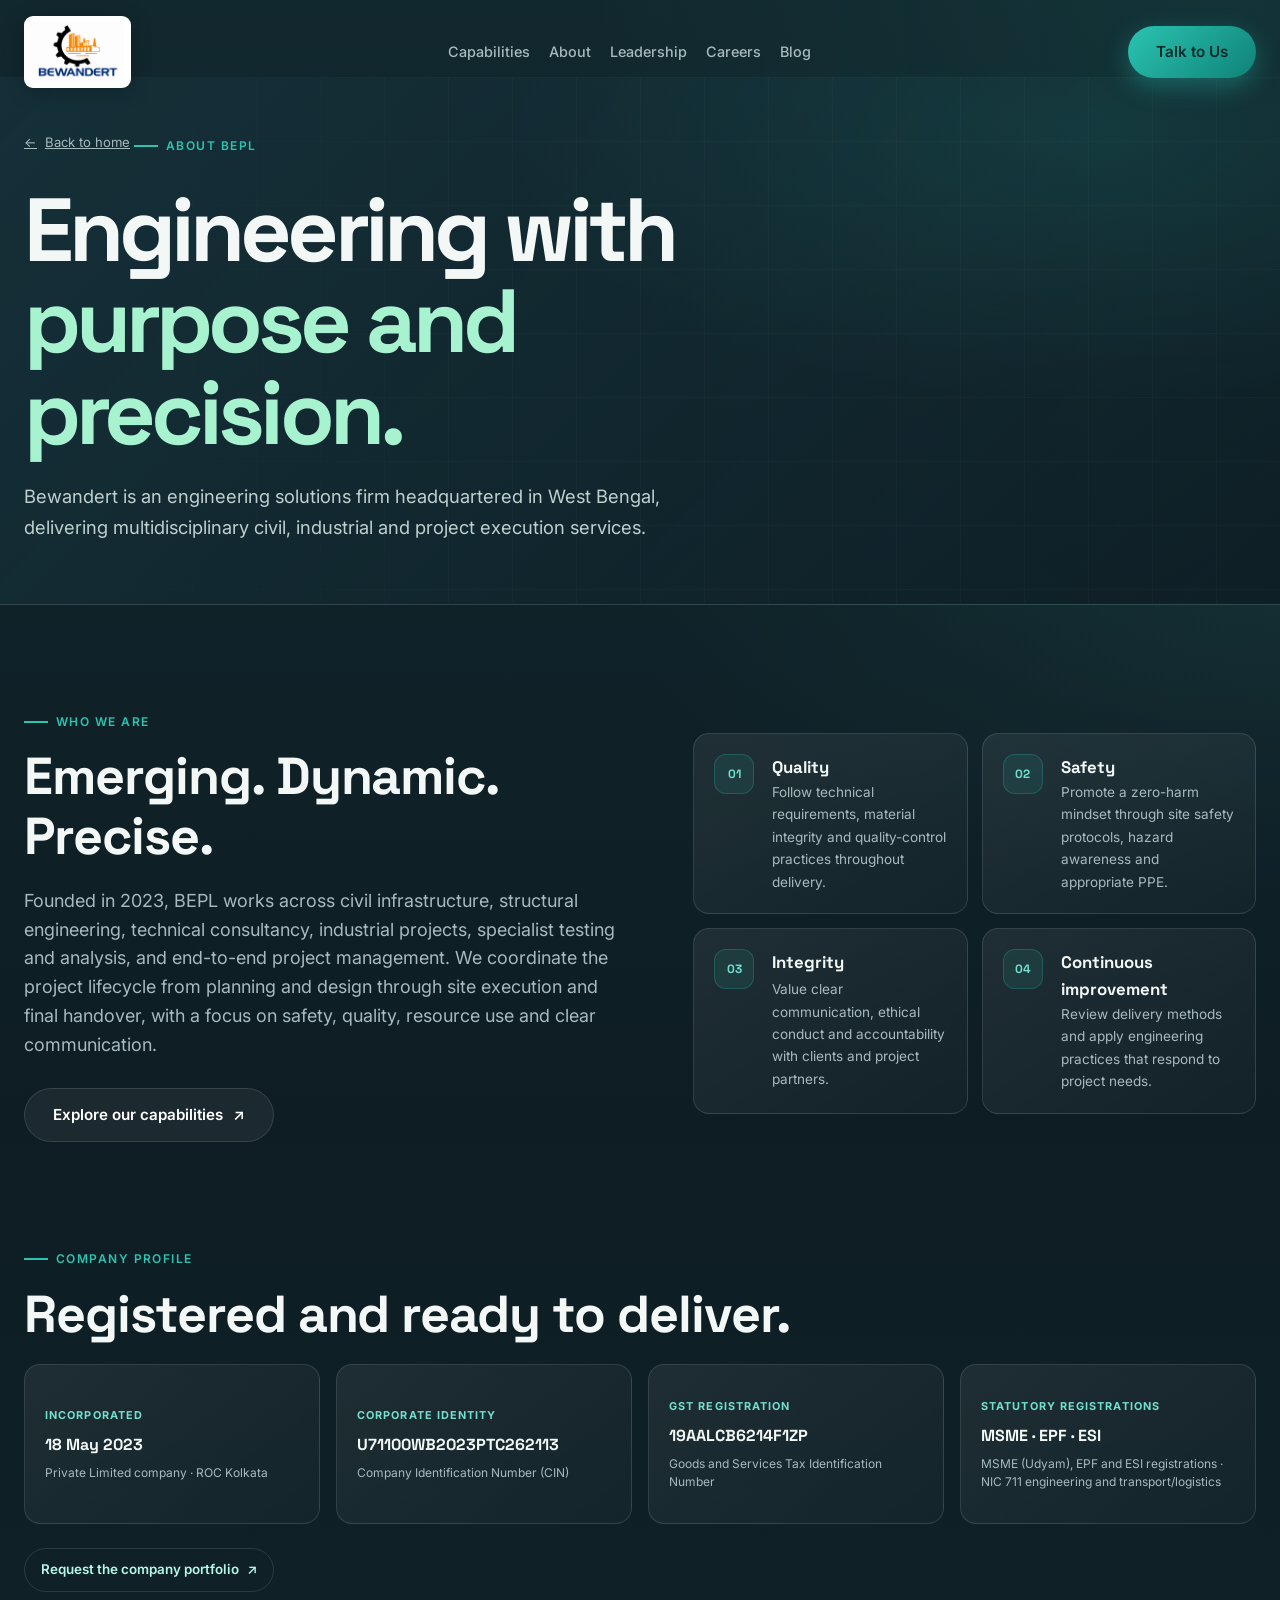
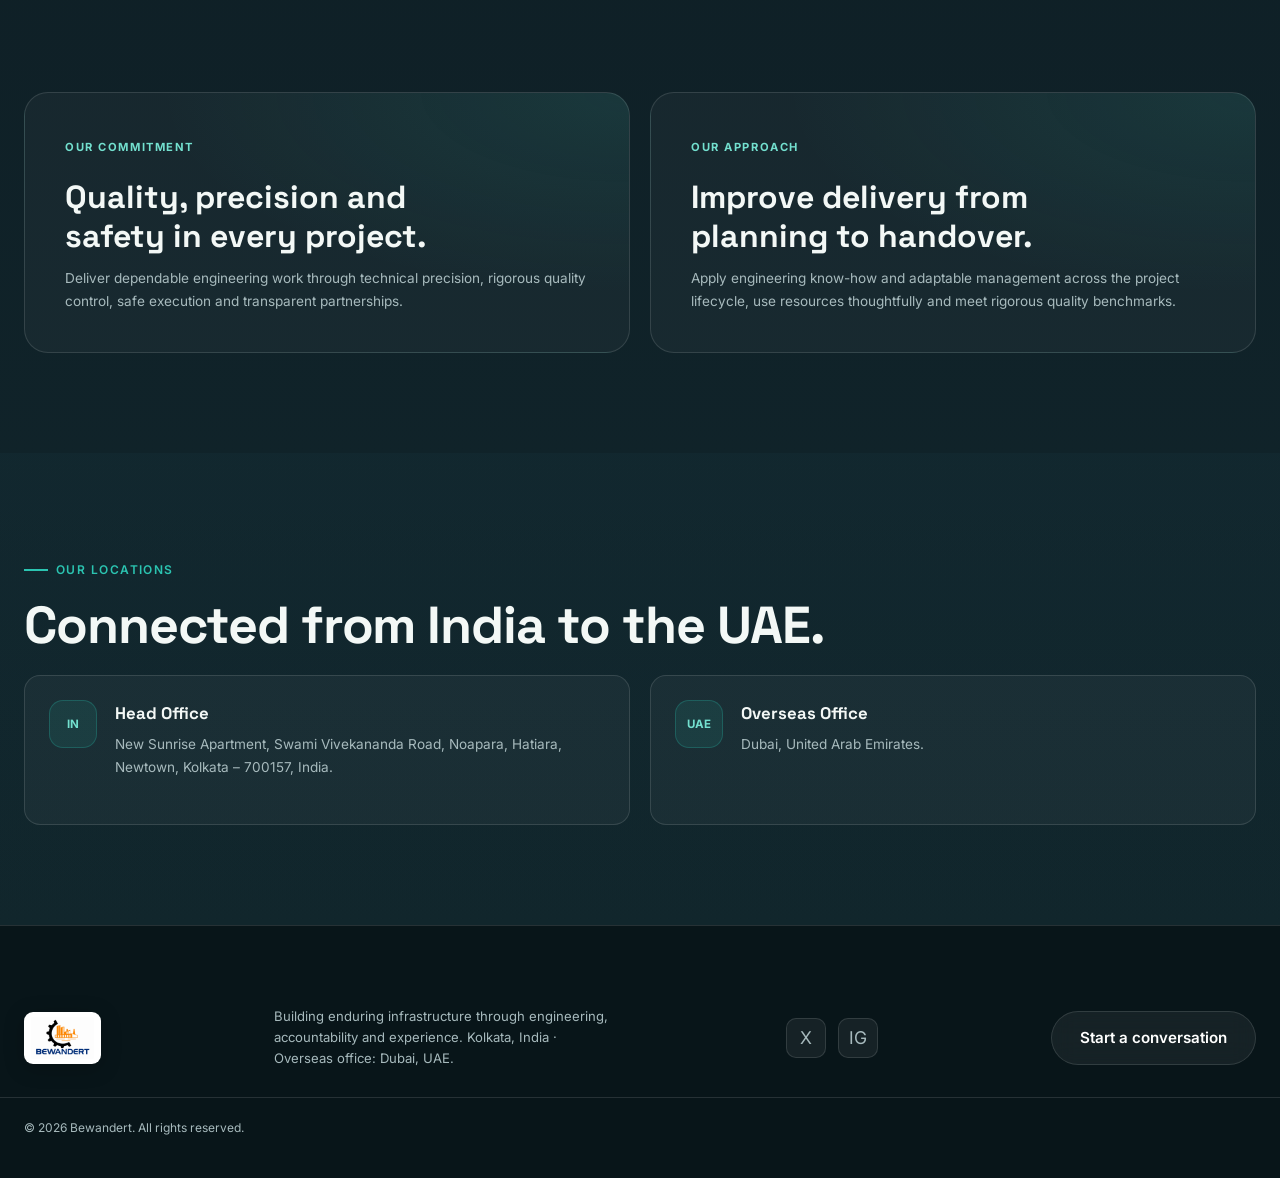
<file: about.html>
<!DOCTYPE html>
<html lang="en">
<head>
  <meta charset="UTF-8" />
  <meta name="viewport" content="width=device-width, initial-scale=1.0" />
  <title>About Bewandert</title>
  <meta name="description" content="Learn about Bewandert, our engineering approach, values, registrations and offices in Kolkata and Dubai." />
  <link rel="preconnect" href="https://fonts.googleapis.com" />
  <link rel="preconnect" href="https://fonts.gstatic.com" crossorigin />
  <link href="https://fonts.googleapis.com/css2?family=Inter:wght@300;400;500;600;700;800&family=Space+Grotesk:wght@400;500;600;700&display=swap" rel="stylesheet" />
  <link rel="stylesheet" href="styles.css" />
</head>
<body class="is-loading" aria-busy="true">
  <div class="page-loader" id="pageLoader" role="status" aria-live="polite" aria-label="Loading Bewandert website">
    <div class="loader-orbit" aria-hidden="true"><span></span><span></span><span></span></div>
    <div class="loader-content">
      <div class="loader-brand">Bewandert</div>
      <p class="loader-caption">ENGINEERING WHAT'S NEXT</p>
      <div class="loader-track" aria-hidden="true"><span></span></div>
      <p class="loader-status">Preparing your experience<span class="loader-dots" aria-hidden="true">...</span></p>
    </div>
  </div>

  <nav class="navbar" id="navbar" aria-label="Main navigation">
    <div class="container nav-inner">
      <a href="index.html#home" class="logo" aria-label="Bewandert home">
        <img src="assets/bepl-logo.png" alt="Bewandert" />
      </a>
      <ul class="nav-links">
        <li><a href="index.html#capabilities">Capabilities</a></li>
        <li><a href="about.html">About</a></li>
        <li><a href="leadership.html">Leadership</a></li>
        <li><a href="careers.html">Careers</a></li>
        <li><a href="blog.html">Blog</a></li>
      </ul>
      <div class="nav-cta">
        <a href="index.html#contact" class="btn btn-primary">Talk to Us</a>
        <button class="menu-toggle" id="menuToggle" type="button" aria-label="Open navigation menu" aria-controls="mobileMenu" aria-expanded="false">
          <svg width="24" height="24" fill="none" stroke="currentColor" stroke-width="2" aria-hidden="true" focusable="false"><path d="M4 6h16M4 12h16M4 18h16"/></svg>
        </button>
      </div>
    </div>
  </nav>

  <div class="mobile-overlay" id="mobileOverlay" aria-hidden="true"></div>
  <div class="mobile-menu" id="mobileMenu" aria-hidden="true" inert>
    <a href="index.html#capabilities">Capabilities</a>
    <a href="about.html#about-company" aria-current="page">About</a>
    <a href="leadership.html">Leadership</a>
    <a href="careers.html">Careers</a>
    <a href="blog.html">Blog</a>
    <a href="index.html#contact" class="btn btn-primary mobile-menu-cta">Talk to Us</a>
  </div>

  <main class="leadership-page about-page">
    <section class="leadership-hero about-hero" aria-labelledby="about-title">
      <div class="leadership-hero-grid" aria-hidden="true"></div>
      <div class="container leadership-hero-content">
        <a class="leadership-back-link" href="index.html#home"><span aria-hidden="true">←</span> Back to home</a>
        <div class="section-label">About BEPL</div>
        <h1 class="leadership-page-title" id="about-title">Engineering with<br /><span>purpose and precision.</span></h1>
        <p class="leadership-page-intro">
          Bewandert is an engineering solutions firm headquartered in West Bengal, delivering multidisciplinary civil, industrial and project execution services.
        </p>
      </div>
    </section>

    <section class="section about-company-section" id="about-company" aria-labelledby="about-company-title">
      <div class="container">
        <div class="about-company-grid">
          <div class="about-company-intro">
            <div class="section-label">Who we are</div>
            <h2 class="section-title" id="about-company-title">Emerging. Dynamic. Precise.</h2>
            <p class="section-desc">
              Founded in 2023, BEPL works across civil infrastructure, structural engineering, technical consultancy, industrial projects, specialist testing and analysis, and end-to-end project management. We coordinate the project lifecycle from planning and design through site execution and final handover, with a focus on safety, quality, resource use and clear communication.
            </p>
            <a class="btn btn-secondary" href="index.html#capabilities">Explore our capabilities <span aria-hidden="true">↗</span></a>
          </div>
          <div class="about-values-grid" aria-label="Our working principles">
            <article class="about-value-card">
              <span class="about-value-icon" aria-hidden="true">01</span>
              <h3>Quality</h3>
              <p>Follow technical requirements, material integrity and quality-control practices throughout delivery.</p>
            </article>
            <article class="about-value-card">
              <span class="about-value-icon" aria-hidden="true">02</span>
              <h3>Safety</h3>
              <p>Promote a zero-harm mindset through site safety protocols, hazard awareness and appropriate PPE.</p>
            </article>
            <article class="about-value-card">
              <span class="about-value-icon" aria-hidden="true">03</span>
              <h3>Integrity</h3>
              <p>Value clear communication, ethical conduct and accountability with clients and project partners.</p>
            </article>
            <article class="about-value-card">
              <span class="about-value-icon" aria-hidden="true">04</span>
              <h3>Continuous improvement</h3>
              <p>Review delivery methods and apply engineering practices that respond to project needs.</p>
            </article>
          </div>
        </div>
      </div>
    </section>

    <section class="section about-company-facts" aria-labelledby="company-facts-title">
      <div class="container">
        <div class="section-label">Company profile</div>
        <h2 class="section-title" id="company-facts-title">Registered and ready to deliver.</h2>
        <div class="company-facts-grid">
          <article class="company-fact-card">
            <span>Incorporated</span>
            <strong>18 May 2023</strong>
            <p>Private Limited company · ROC Kolkata</p>
          </article>
          <article class="company-fact-card">
            <span>Corporate identity</span>
            <strong>U71100WB2023PTC262113</strong>
            <p>Company Identification Number (CIN)</p>
          </article>
          <article class="company-fact-card">
            <span>GST registration</span>
            <strong>19AALCB6214F1ZP</strong>
            <p>Goods and Services Tax Identification Number</p>
          </article>
          <article class="company-fact-card">
            <span>Statutory registrations</span>
            <strong>MSME · EPF · ESI</strong>
            <p>MSME (Udyam), EPF and ESI registrations · NIC 711 engineering and transport/logistics</p>
          </article>
        </div>
        <a class="about-portfolio-link" href="mailto:info@beplkol.com?subject=Company%20portfolio%20request">Request the company portfolio <span aria-hidden="true">↗</span></a>
      </div>
    </section>

    <section class="section about-purpose-section" aria-label="Our commitments and approach">
      <div class="container about-purpose-grid">
        <article class="about-purpose-card">
          <span>Our commitment</span>
          <h2>Quality, precision and safety in every project.</h2>
          <p>Deliver dependable engineering work through technical precision, rigorous quality control, safe execution and transparent partnerships.</p>
        </article>
        <article class="about-purpose-card">
          <span>Our approach</span>
          <h2>Improve delivery from planning to handover.</h2>
          <p>Apply engineering know-how and adaptable management across the project lifecycle, use resources thoughtfully and meet rigorous quality benchmarks.</p>
        </article>
      </div>
    </section>

    <section class="section about-offices-section" aria-labelledby="about-offices-title">
      <div class="container">
        <div class="section-label">Our locations</div>
        <h2 class="section-title" id="about-offices-title">Connected from India to the UAE.</h2>
        <div class="about-offices-grid">
          <article class="about-office-card">
            <span class="about-office-icon" aria-hidden="true">IN</span>
            <div>
              <h3>Head Office</h3>
              <p>New Sunrise Apartment, Swami Vivekananda Road, Noapara, Hatiara, Newtown, Kolkata – 700157, India.</p>
            </div>
          </article>
          <article class="about-office-card">
            <span class="about-office-icon" aria-hidden="true">UAE</span>
            <div>
              <h3>Overseas Office</h3>
              <p>Dubai, United Arab Emirates.</p>
            </div>
          </article>
        </div>
      </div>
    </section>
  </main>

  <footer class="footer leadership-footer">
    <div class="container leadership-footer-inner">
      <a href="index.html#home" class="logo" aria-label="Bewandert home">
        <img src="assets/bepl-logo.png" alt="Bewandert" />
      </a>
      <p>Building enduring infrastructure through engineering, accountability and experience. Kolkata, India · Overseas office: Dubai, UAE.</p>
      <div class="footer-social" aria-label="Follow BEPL">
        <a href="https://x.com/beplkol" class="social-btn" target="_blank" rel="noopener noreferrer" aria-label="BEPL on X">X</a>
        <a href="https://www.instagram.com/beplkol/" class="social-btn" target="_blank" rel="noopener noreferrer" aria-label="BEPL on Instagram">IG</a>
      </div>
      <a href="index.html#contact" class="btn btn-secondary">Start a conversation</a>
    </div>
    <div class="container leadership-footer-bottom">© 2026 Bewandert. All rights reserved.</div>
  </footer>

  <script src="script.js"></script>
</body>
</html>
</file>
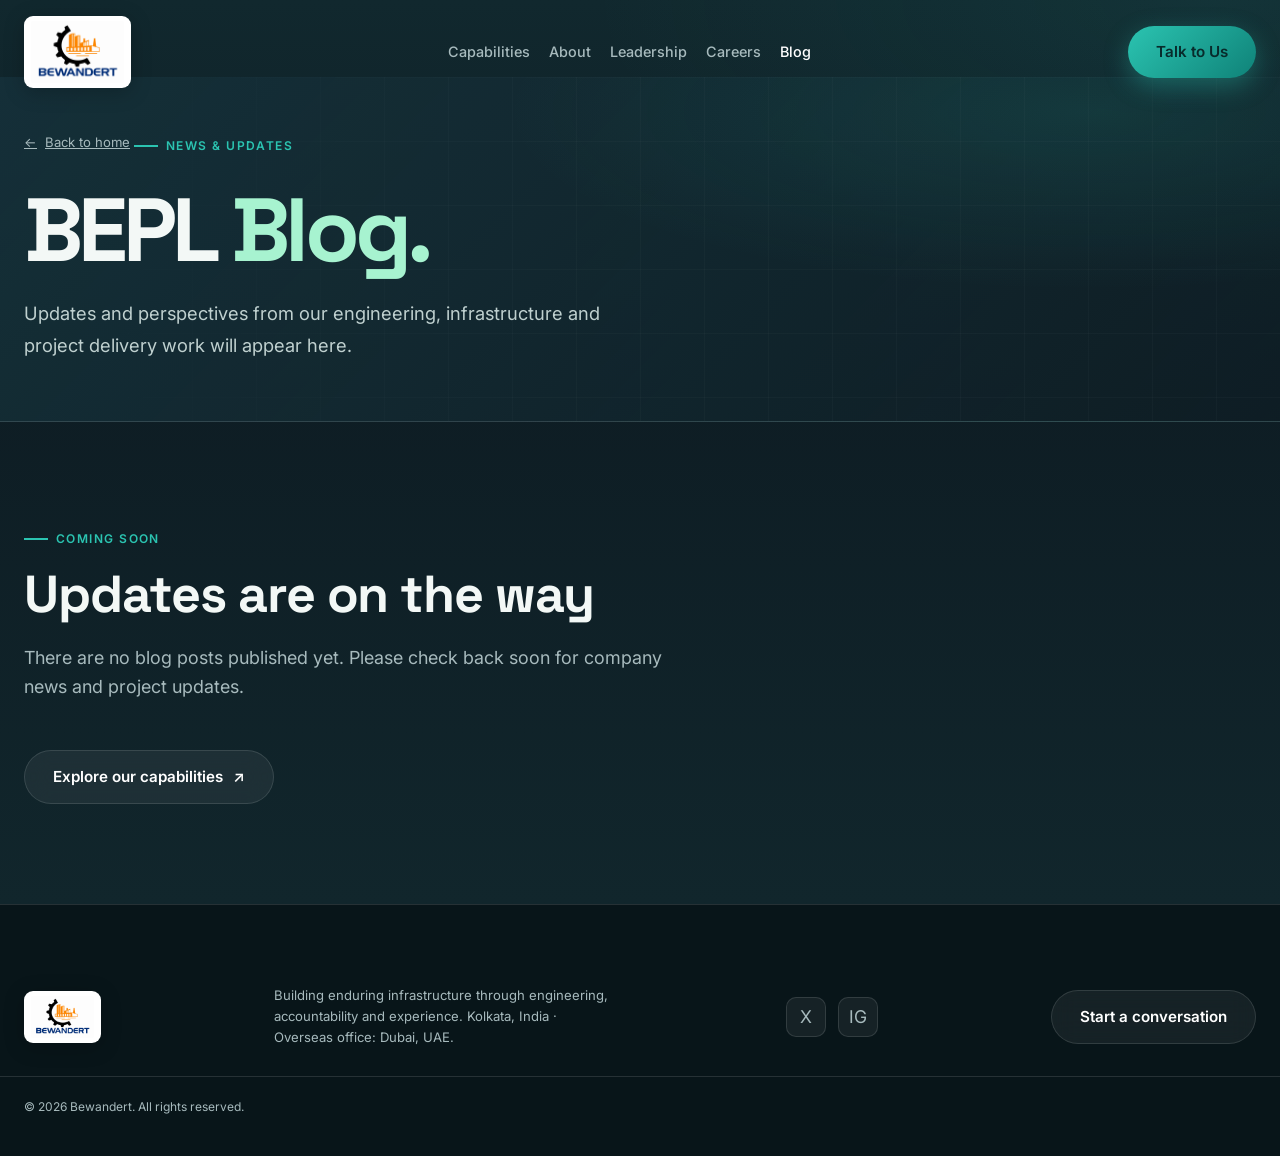
<file: blog.html>
<!DOCTYPE html>
<html lang="en">
<head>
  <meta charset="UTF-8" />
  <meta name="viewport" content="width=device-width, initial-scale=1.0" />
  <title>Blog | Bewandert</title>
  <meta name="description" content="News and updates from Bewandert." />
  <link rel="preconnect" href="https://fonts.googleapis.com" />
  <link rel="preconnect" href="https://fonts.gstatic.com" crossorigin />
  <link href="https://fonts.googleapis.com/css2?family=Inter:wght@300;400;500;600;700;800&family=Space+Grotesk:wght@400;500;600;700&display=swap" rel="stylesheet" />
  <link rel="stylesheet" href="styles.css" />
</head>
<body class="is-loading" aria-busy="true">
  <div class="page-loader" id="pageLoader" role="status" aria-live="polite" aria-label="Loading Bewandert website">
    <div class="loader-orbit" aria-hidden="true"><span></span><span></span><span></span></div>
    <div class="loader-content">
      <div class="loader-brand">Bewandert</div>
      <p class="loader-caption">ENGINEERING WHAT'S NEXT</p>
      <div class="loader-track" aria-hidden="true"><span></span></div>
      <p class="loader-status">Preparing your experience<span class="loader-dots" aria-hidden="true">...</span></p>
    </div>
  </div>

  <nav class="navbar" id="navbar" aria-label="Main navigation">
    <div class="container nav-inner">
      <a href="index.html#home" class="logo" aria-label="Bewandert home">
        <img src="assets/bepl-logo.png" alt="Bewandert" />
      </a>
      <ul class="nav-links">
        <li><a href="index.html#capabilities">Capabilities</a></li>
        <li><a href="about.html">About</a></li>
        <li><a href="leadership.html">Leadership</a></li>
        <li><a href="careers.html">Careers</a></li>
        <li><a href="blog.html" aria-current="page">Blog</a></li>
      </ul>
      <div class="nav-cta">
        <a href="index.html#contact" class="btn btn-primary">Talk to Us</a>
        <button class="menu-toggle" id="menuToggle" type="button" aria-label="Open navigation menu" aria-controls="mobileMenu" aria-expanded="false">
          <svg width="24" height="24" fill="none" stroke="currentColor" stroke-width="2" aria-hidden="true" focusable="false"><path d="M4 6h16M4 12h16M4 18h16"/></svg>
        </button>
      </div>
    </div>
  </nav>

  <div class="mobile-overlay" id="mobileOverlay" aria-hidden="true"></div>
  <div class="mobile-menu" id="mobileMenu" aria-hidden="true" inert>
    <a href="index.html#capabilities">Capabilities</a>
    <a href="about.html">About</a>
    <a href="leadership.html">Leadership</a>
    <a href="careers.html">Careers</a>
    <a href="blog.html" aria-current="page">Blog</a>
    <a href="index.html#contact" class="btn btn-primary mobile-menu-cta">Talk to Us</a>
  </div>

  <main class="leadership-page">
    <section class="leadership-hero" aria-labelledby="blog-title">
      <div class="leadership-hero-grid" aria-hidden="true"></div>
      <div class="container leadership-hero-content">
        <a class="leadership-back-link" href="index.html#home"><span aria-hidden="true">←</span> Back to home</a>
        <div class="section-label">News &amp; Updates</div>
        <h1 class="leadership-page-title" id="blog-title">BEPL <span>Blog.</span></h1>
        <p class="leadership-page-intro">Updates and perspectives from our engineering, infrastructure and project delivery work will appear here.</p>
      </div>
    </section>

    <section class="section careers-content" aria-labelledby="blog-updates-title">
      <div class="container">
        <div class="section-label">Coming soon</div>
        <h2 class="section-title" id="blog-updates-title">Updates are on the way</h2>
        <p class="section-desc">There are no blog posts published yet. Please check back soon for company news and project updates.</p>
        <a class="btn btn-secondary" href="index.html#capabilities">Explore our capabilities <span aria-hidden="true">↗</span></a>
      </div>
    </section>
  </main>

  <footer class="footer leadership-footer">
    <div class="container leadership-footer-inner">
      <a href="index.html#home" class="logo" aria-label="Bewandert home">
        <img src="assets/bepl-logo.png" alt="Bewandert" />
      </a>
      <p>Building enduring infrastructure through engineering, accountability and experience. Kolkata, India · Overseas office: Dubai, UAE.</p>
      <div class="footer-social" aria-label="Follow BEPL">
        <a href="https://x.com/beplkol" class="social-btn" target="_blank" rel="noopener noreferrer" aria-label="BEPL on X">X</a>
        <a href="https://www.instagram.com/beplkol/" class="social-btn" target="_blank" rel="noopener noreferrer" aria-label="BEPL on Instagram">IG</a>
      </div>
      <a href="index.html#contact" class="btn btn-secondary">Start a conversation</a>
    </div>
    <div class="container leadership-footer-bottom">© 2026 Bewandert. All rights reserved.</div>
  </footer>

  <script src="script.js"></script>
</body>
</html>
</file>
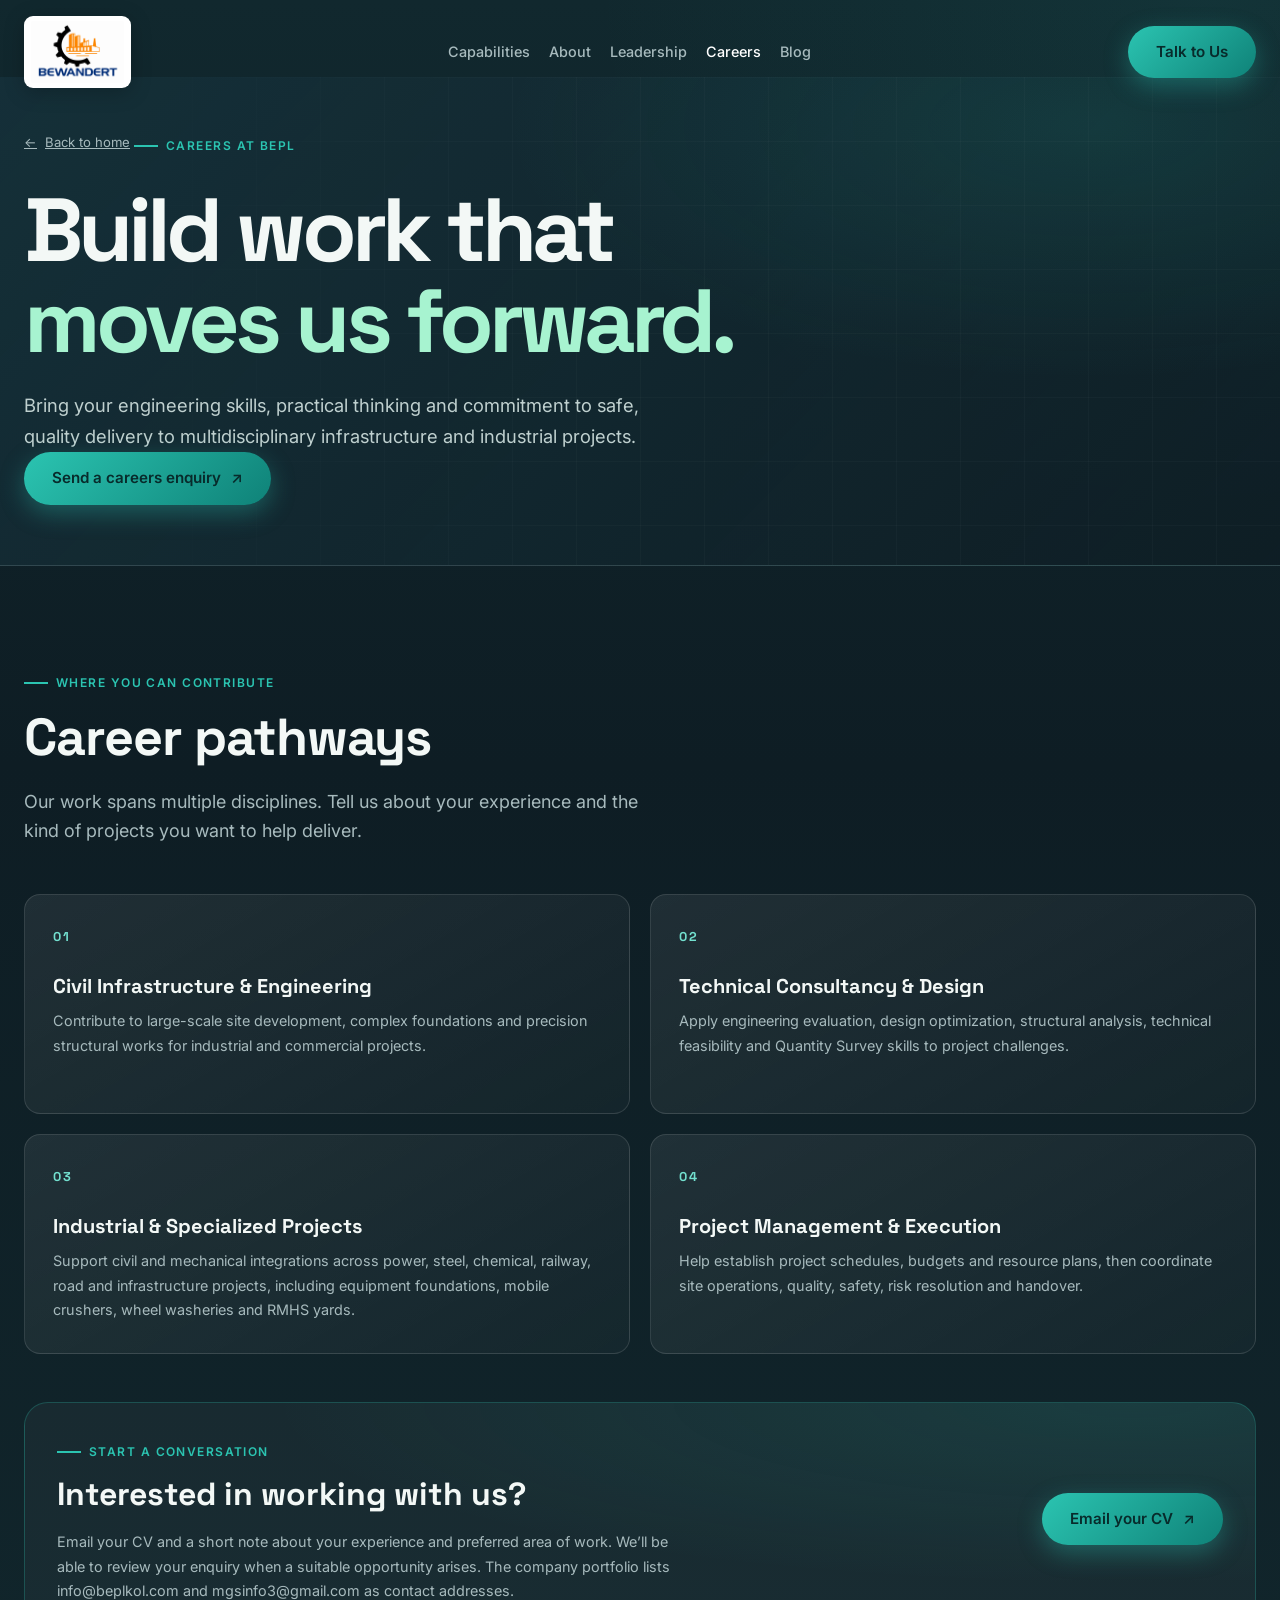
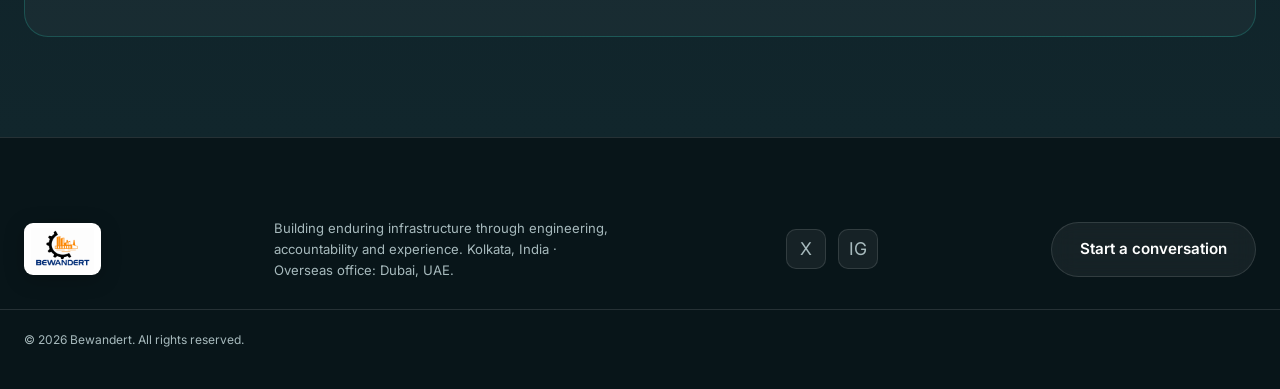
<file: careers.html>
<!DOCTYPE html>
<html lang="en">
<head>
  <meta charset="UTF-8" />
  <meta name="viewport" content="width=device-width, initial-scale=1.0" />
  <title>Careers | Bewandert</title>
  <meta name="description" content="Explore career opportunities in civil infrastructure, engineering design, industrial projects and project delivery with Bewandert." />
  <link rel="preconnect" href="https://fonts.googleapis.com" />
  <link rel="preconnect" href="https://fonts.gstatic.com" crossorigin />
  <link href="https://fonts.googleapis.com/css2?family=Inter:wght@300;400;500;600;700;800&family=Space+Grotesk:wght@400;500;600;700&display=swap" rel="stylesheet" />
  <link rel="stylesheet" href="styles.css" />
</head>
<body class="is-loading" aria-busy="true">
  <div class="page-loader" id="pageLoader" role="status" aria-live="polite" aria-label="Loading Bewandert website">
    <div class="loader-orbit" aria-hidden="true"><span></span><span></span><span></span></div>
    <div class="loader-content">
      <div class="loader-brand">Bewandert</div>
      <p class="loader-caption">ENGINEERING WHAT'S NEXT</p>
      <div class="loader-track" aria-hidden="true"><span></span></div>
      <p class="loader-status">Preparing your experience<span class="loader-dots" aria-hidden="true">...</span></p>
    </div>
  </div>

  <nav class="navbar" id="navbar" aria-label="Main navigation">
    <div class="container nav-inner">
      <a href="index.html#home" class="logo" aria-label="Bewandert home">
        <img src="assets/bepl-logo.png" alt="Bewandert" />
      </a>
      <ul class="nav-links">
        <li><a href="index.html#capabilities">Capabilities</a></li>
        <li><a href="about.html">About</a></li>
        <li><a href="leadership.html">Leadership</a></li>
        <li><a href="careers.html#careers" aria-current="page">Careers</a></li>
        <li><a href="blog.html">Blog</a></li>
      </ul>
      <div class="nav-cta">
        <a href="index.html#contact" class="btn btn-primary">Talk to Us</a>
        <button class="menu-toggle" id="menuToggle" type="button" aria-label="Open navigation menu" aria-controls="mobileMenu" aria-expanded="false">
          <svg width="24" height="24" fill="none" stroke="currentColor" stroke-width="2" aria-hidden="true" focusable="false"><path d="M4 6h16M4 12h16M4 18h16"/></svg>
        </button>
      </div>
    </div>
  </nav>

  <div class="mobile-overlay" id="mobileOverlay" aria-hidden="true"></div>
  <div class="mobile-menu" id="mobileMenu" aria-hidden="true" inert>
    <a href="index.html#capabilities">Capabilities</a>
    <a href="about.html">About</a>
    <a href="leadership.html">Leadership</a>
    <a href="careers.html#careers" aria-current="page">Careers</a>
    <a href="blog.html">Blog</a>
    <a href="index.html#contact" class="btn btn-primary mobile-menu-cta">Talk to Us</a>
  </div>

  <main class="leadership-page careers-page">
    <section class="leadership-hero careers-hero" aria-labelledby="careers-title">
      <div class="leadership-hero-grid" aria-hidden="true"></div>
      <div class="container leadership-hero-content">
        <a class="leadership-back-link" href="index.html#home"><span aria-hidden="true">←</span> Back to home</a>
        <div class="section-label">Careers at BEPL</div>
        <h1 class="leadership-page-title" id="careers-title">Build work that<br /><span>moves us forward.</span></h1>
        <p class="leadership-page-intro">
          Bring your engineering skills, practical thinking and commitment to safe, quality delivery to multidisciplinary infrastructure and industrial projects.
        </p>
        <a class="btn btn-primary careers-hero-cta" href="mailto:info@beplkol.com?subject=Careers%20enquiry%20-%20BEPL">Send a careers enquiry <span aria-hidden="true">↗</span></a>
      </div>
    </section>

    <section class="section careers-content" id="careers" aria-labelledby="career-pathways-title">
      <div class="container">
        <div class="section-label">Where you can contribute</div>
        <h2 class="section-title" id="career-pathways-title">Career pathways</h2>
        <p class="section-desc">Our work spans multiple disciplines. Tell us about your experience and the kind of projects you want to help deliver.</p>

        <div class="career-pathways-grid">
          <article class="career-pathway-card">
            <span class="career-pathway-number">01</span>
            <h3>Civil Infrastructure &amp; Engineering</h3>
            <p>Contribute to large-scale site development, complex foundations and precision structural works for industrial and commercial projects.</p>
          </article>
          <article class="career-pathway-card">
            <span class="career-pathway-number">02</span>
            <h3>Technical Consultancy &amp; Design</h3>
            <p>Apply engineering evaluation, design optimization, structural analysis, technical feasibility and Quantity Survey skills to project challenges.</p>
          </article>
          <article class="career-pathway-card">
            <span class="career-pathway-number">03</span>
            <h3>Industrial &amp; Specialized Projects</h3>
            <p>Support civil and mechanical integrations across power, steel, chemical, railway, road and infrastructure projects, including equipment foundations, mobile crushers, wheel washeries and RMHS yards.</p>
          </article>
          <article class="career-pathway-card">
            <span class="career-pathway-number">04</span>
            <h3>Project Management &amp; Execution</h3>
            <p>Help establish project schedules, budgets and resource plans, then coordinate site operations, quality, safety, risk resolution and handover.</p>
          </article>
        </div>

        <div class="careers-contact-panel">
          <div>
            <div class="section-label">Start a conversation</div>
            <h2>Interested in working with us?</h2>
            <p>Email your CV and a short note about your experience and preferred area of work. We’ll be able to review your enquiry when a suitable opportunity arises. The company portfolio lists info@beplkol.com and mgsinfo3@gmail.com as contact addresses.</p>
          </div>
          <a class="btn btn-primary" href="mailto:info@beplkol.com,mgsinfo3@gmail.com?subject=Careers%20enquiry%20-%20BEPL">Email your CV <span aria-hidden="true">↗</span></a>
        </div>
      </div>
    </section>
  </main>

  <footer class="footer leadership-footer">
    <div class="container leadership-footer-inner">
      <a href="index.html#home" class="logo" aria-label="Bewandert home">
        <img src="assets/bepl-logo.png" alt="Bewandert" />
      </a>
      <p>Building enduring infrastructure through engineering, accountability and experience. Kolkata, India · Overseas office: Dubai, UAE.</p>
      <div class="footer-social" aria-label="Follow BEPL">
        <a href="https://x.com/beplkol" class="social-btn" target="_blank" rel="noopener noreferrer" aria-label="BEPL on X">X</a>
        <a href="https://www.instagram.com/beplkol/" class="social-btn" target="_blank" rel="noopener noreferrer" aria-label="BEPL on Instagram">IG</a>
      </div>
      <a href="index.html#contact" class="btn btn-secondary">Start a conversation</a>
    </div>
    <div class="container leadership-footer-bottom">© 2026 Bewandert. All rights reserved.</div>
  </footer>

  <script src="script.js"></script>
</body>
</html>
</file>
<file: styles.css>
:root {
      --navy: #0E1D24;
      --navy-light: #153039;
      --navy-mid: #21464D;
      --accent: #2BC4B1;
      --accent-soft: #73E0CF;
      --steel: #A7BABD;
      --white: #F3F8F6;
      --glass: rgba(255, 255, 255, 0.06);
      --glass-border: rgba(255, 255, 255, 0.12);
      --success: #5CCC8B;
      --radius: 16px;
      --radius-lg: 24px;
      --shadow: 0 25px 50px -12px rgba(0, 0, 0, 0.5);
      --transition: 0.35s cubic-bezier(0.4, 0, 0.2, 1);
    }

    * {
      margin: 0;
      padding: 0;
      box-sizing: border-box;
    }

    html {
      scroll-behavior: smooth;
      font-size: 16px;
    }

    body {
      font-family: 'Inter', system-ui, sans-serif;
      background: var(--navy);
      color: var(--white);
      line-height: 1.6;
      overflow-x: hidden;
      -webkit-font-smoothing: antialiased;
    }

    body.is-loading {
      overflow: hidden;
    }

    body.menu-open {
      overflow: hidden;
    }

    .page-loader {
      position: fixed;
      inset: 0;
      z-index: 2000;
      display: grid;
      place-items: center;
      overflow: hidden;
      isolation: isolate;
      background:
        radial-gradient(ellipse at 50% 48%, rgba(30, 66, 72, 0.72), transparent 48%),
        linear-gradient(145deg, #081519, #030A0C 70%);
      transition: opacity 0.65s ease, visibility 0.65s ease;
    }

    .page-loader::before {
      position: absolute;
      z-index: -1;
      inset: 0;
      background-image:
        linear-gradient(rgba(255, 255, 255, 0.035) 1px, transparent 1px),
        linear-gradient(90deg, rgba(255, 255, 255, 0.035) 1px, transparent 1px);
      background-size: 52px 52px;
      content: '';
      mask-image: radial-gradient(ellipse at center, #000 5%, transparent 72%);
    }

    .page-loader.is-hidden {
      display: none;
      visibility: hidden;
      opacity: 0;
      pointer-events: none;
    }

    .loader-orbit {
      position: absolute;
      width: min(76vw, 420px);
      aspect-ratio: 1;
      border: 1px solid rgba(148, 163, 184, 0.12);
      border-radius: 50%;
      animation: loaderOrbit 24s linear infinite;
    }

    .loader-orbit::before,
    .loader-orbit::after {
      position: absolute;
      inset: 12%;
      border: 1px solid rgba(43, 196, 177, 0.16);
      border-radius: 50%;
      content: '';
    }

    .loader-orbit::after {
      inset: 25%;
      border-color: rgba(148, 163, 184, 0.12);
    }

    .loader-orbit span {
      position: absolute;
      top: 50%;
      left: -4px;
      width: 8px;
      height: 8px;
      border-radius: 50%;
      background: var(--accent);
      box-shadow: 0 0 18px rgba(43, 196, 177, 0.9);
    }

    .loader-orbit span:nth-child(2) {
      top: 14%;
      right: 14%;
      left: auto;
      width: 5px;
      height: 5px;
      background: #f8fafc;
      box-shadow: 0 0 14px rgba(248, 250, 252, 0.7);
    }

    .loader-orbit span:nth-child(3) {
      top: auto;
      right: 19%;
      bottom: 11%;
      left: auto;
      width: 6px;
      height: 6px;
    }

    .loader-content {
      display: flex;
      width: min(320px, calc(100% - 48px));
      flex-direction: column;
      align-items: center;
      text-align: center;
    }

    .loader-brand {
      color: var(--white);
      font-family: 'Space Grotesk', sans-serif;
      font-size: clamp(3.25rem, 12vw, 5rem);
      font-weight: 700;
      letter-spacing: 0.2em;
      line-height: 1;
      padding-left: 0.2em;
      text-shadow: 0 0 38px rgba(43, 196, 177, 0.22);
    }

    .loader-caption {
      margin-top: 16px;
      color: var(--accent-soft);
      font-size: 0.68rem;
      font-weight: 600;
      letter-spacing: 0.22em;
    }

    .loader-track {
      width: min(220px, 100%);
      height: 3px;
      margin-top: 34px;
      overflow: hidden;
      border-radius: 999px;
      background: rgba(148, 163, 184, 0.2);
    }

    .loader-track span {
      display: block;
      width: 0;
      height: 100%;
      border-radius: inherit;
      background: linear-gradient(90deg, var(--accent), #C7FFF2);
      box-shadow: 0 0 16px rgba(43, 196, 177, 0.75);
      transition: width 0.55s cubic-bezier(0.22, 1, 0.36, 1);
    }

    .page-loader.is-ready .loader-track span {
      width: 100%;
    }

    .loader-status {
      margin-top: 12px;
      color: var(--steel);
      font-size: 0.72rem;
      letter-spacing: 0.08em;
    }

    .loader-dots {
      display: inline-block;
      width: 1.5em;
      overflow: hidden;
      vertical-align: bottom;
      animation: loaderDots 1.2s steps(4, end) infinite;
    }

    @keyframes loaderOrbit {
      to { transform: rotate(360deg); }
    }

    @keyframes loaderDots {
      0% { width: 0; }
      100% { width: 1.5em; }
    }

    /* ========== CUSTOM SCROLLBAR ========== */
    ::-webkit-scrollbar { width: 8px; }
    ::-webkit-scrollbar-track { background: var(--navy); }
    ::-webkit-scrollbar-thumb { background: var(--navy-mid); border-radius: 4px; }
    ::-webkit-scrollbar-thumb:hover { background: var(--accent); }

    /* ========== UTILITY ========== */
    .container {
      width: 100%;
      max-width: 1280px;
      margin: 0 auto;
      padding: 0 24px;
    }

    .section {
      padding: 100px 0;
      position: relative;
    }

    .section-label {
      display: inline-flex;
      align-items: center;
      gap: 8px;
      font-size: 0.75rem;
      font-weight: 600;
      letter-spacing: 0.12em;
      text-transform: uppercase;
      color: var(--accent);
      margin-bottom: 16px;
    }

    .section-label::before {
      content: '';
      width: 24px;
      height: 2px;
      background: var(--accent);
    }

    .section-title {
      font-family: 'Space Grotesk', sans-serif;
      font-size: clamp(2rem, 5vw, 3.25rem);
      font-weight: 700;
      line-height: 1.15;
      margin-bottom: 20px;
      letter-spacing: -0.02em;
    }

    .section-desc {
      font-size: 1.125rem;
      color: var(--steel);
      max-width: 640px;
      margin-bottom: 48px;
    }

    section[id] {
      scroll-margin-top: 96px;
    }

    .ai-section {
      overflow-x: clip;
    }

    .section-desc-compact {
      margin-bottom: 0;
    }

    .btn {
      display: inline-flex;
      align-items: center;
      gap: 10px;
      padding: 14px 28px;
      font-family: 'Inter', sans-serif;
      font-size: 0.95rem;
      font-weight: 600;
      border: none;
      border-radius: 999px;
      cursor: pointer;
      transition: all var(--transition);
      text-decoration: none;
      position: relative;
      overflow: hidden;
    }

    .btn-primary {
      background: linear-gradient(135deg, var(--accent), #0F8278);
      color: #082B2B;
      box-shadow: 0 8px 24px rgba(43, 196, 177, 0.35);
    }

    .btn-primary:hover {
      transform: translateY(-2px);
      box-shadow: 0 12px 32px rgba(43, 196, 177, 0.5);
    }

    .btn-secondary {
      background: var(--glass);
      color: white;
      border: 1px solid var(--glass-border);
      backdrop-filter: blur(12px);
    }

    .btn-secondary:hover {
      background: rgba(255, 255, 255, 0.12);
      border-color: rgba(255, 255, 255, 0.25);
    }

    .btn-ghost {
      background: transparent;
      color: var(--steel);
      border: 1px solid transparent;
    }

    .btn-ghost:hover {
      color: white;
      border-color: var(--glass-border);
    }

    /* ========== NAVBAR ========== */
    .navbar {
      position: fixed;
      top: 0;
      left: 0;
      right: 0;
      z-index: 1000;
      padding: 16px 0;
      transition: all 0.4s ease;
      background: transparent;
    }

    .navbar.scrolled {
      background: rgba(14, 29, 36, 0.85);
      backdrop-filter: blur(20px);
      border-bottom: 1px solid var(--glass-border);
      padding: 12px 0;
    }

    .nav-inner {
      display: flex;
      align-items: center;
      justify-content: space-between;
    }

    .logo {
      display: flex;
      align-items: center;
      flex: 0 0 auto;
      gap: 12px;
      text-decoration: none;
      color: white;
    }

    .logo img {
      display: block;
      height: 72px;
      width: auto;
      max-width: 100%;
      padding: 4px 6px;
      border: 1px solid rgba(255, 255, 255, 0.78);
      border-radius: 9px;
      background: #fff;
      filter: drop-shadow(0 4px 10px rgba(0, 0, 0, 0.22));
    }

    .logo-text {
      font-family: 'Space Grotesk', sans-serif;
      font-weight: 700;
      font-size: 1.15rem;
      letter-spacing: -0.02em;
      white-space: nowrap;
    }

    .logo-text span {
      color: var(--accent);
    }

    .nav-links {
      display: flex;
      align-items: center;
      gap: clamp(12px, 1.5vw, 20px);
      flex: 0 0 auto;
      list-style: none;
    }

    .nav-links a {
      color: var(--steel);
      text-decoration: none;
      font-size: 0.9rem;
      font-weight: 500;
      transition: color var(--transition);
      position: relative;
      white-space: nowrap;
    }

    .nav-links a:hover,
    .nav-links a.active,
    .nav-links a[aria-current="page"] {
      color: white;
    }

    .nav-links a::after {
      content: '';
      position: absolute;
      bottom: -4px;
      left: 0;
      width: 0;
      height: 2px;
      background: var(--accent);
      transition: width var(--transition);
    }

    .nav-links a:hover::after {
      width: 100%;
    }

    .nav-cta {
      display: flex;
      align-items: center;
      flex: 0 0 auto;
      gap: 12px;
    }

    .nav-cta > .btn {
      white-space: nowrap;
    }

    .menu-toggle {
      display: none;
      background: none;
      border: none;
      color: white;
      cursor: pointer;
      padding: 8px;
    }

    /* ========== HERO ========== */
    .hero {
      min-height: 100vh;
      display: flex;
      align-items: center;
      position: relative;
      overflow: hidden;
      padding-top: 80px;
    }

    .hero-bg {
      position: absolute;
      inset: 0;
      z-index: 0;
      background:
        radial-gradient(ellipse 65% 70% at 83% 42%, rgba(43, 196, 177, 0.14) 0%, transparent 64%),
        radial-gradient(ellipse 70% 65% at 16% 78%, rgba(42, 104, 103, 0.5) 0%, transparent 68%),
        linear-gradient(145deg, #11282E 0%, var(--navy) 62%, #0A171B 100%);
    }

    /* Animated grid */
    .hero-grid {
      position: absolute;
      inset: 0;
      background-image:
        linear-gradient(rgba(255, 255, 255, 0.03) 1px, transparent 1px),
        linear-gradient(90deg, rgba(255, 255, 255, 0.03) 1px, transparent 1px);
      background-size: 60px 60px;
      mask-image: radial-gradient(ellipse 70% 60% at 50% 40%, black 20%, transparent 70%);
      animation: gridMove 20s linear infinite;
    }

    @keyframes gridMove {
      0% { transform: translateY(0); }
      100% { transform: translateY(60px); }
    }

    /* Floating particles */
    .particles {
      position: absolute;
      inset: 0;
      overflow: hidden;
      pointer-events: none;
    }

    .particle {
      position: absolute;
      width: 4px;
      height: 4px;
      background: var(--accent);
      border-radius: 50%;
      opacity: 0.4;
      animation: floatParticle 12s infinite ease-in-out;
    }

    @keyframes floatParticle {
      0%, 100% { transform: translateY(0) translateX(0); opacity: 0.2; }
      50% { transform: translateY(-80px) translateX(30px); opacity: 0.6; }
    }

    .hero-content {
      position: relative;
      z-index: 2;
      display: grid;
      grid-template-columns: 1.1fr 0.9fr;
      gap: 60px;
      align-items: center;
    }

    .hero-badge {
      display: inline-flex;
      align-items: center;
      gap: 8px;
      padding: 6px 14px;
      background: rgba(43, 196, 177, 0.12);
      border: 1px solid rgba(43, 196, 177, 0.3);
      border-radius: 999px;
      font-size: 0.8rem;
      font-weight: 600;
      color: var(--accent-soft);
      margin-bottom: 24px;
    }

    .hero-badge .dot {
      width: 8px;
      height: 8px;
      background: var(--success);
      border-radius: 50%;
      animation: pulse 2s infinite;
    }

    @keyframes pulse {
      0%, 100% { opacity: 1; box-shadow: 0 0 0 0 rgba(34, 197, 94, 0.5); }
      50% { opacity: 0.8; box-shadow: 0 0 0 6px rgba(34, 197, 94, 0); }
    }

    .hero h1 {
      font-family: 'Space Grotesk', sans-serif;
      font-size: clamp(2.75rem, 6vw, 4.5rem);
      font-weight: 700;
      line-height: 1.05;
      letter-spacing: -0.03em;
      margin-bottom: 24px;
    }

    .hero h1 .gradient {
      background: linear-gradient(135deg, var(--accent) 0%, #A7F3D0 100%);
      -webkit-background-clip: text;
      -webkit-text-fill-color: transparent;
      background-clip: text;
    }

    .hero-sub {
      font-size: 1.2rem;
      color: var(--steel);
      max-width: 520px;
      margin-bottom: 36px;
      line-height: 1.7;
    }

    .hero-ctas {
      display: flex;
      flex-wrap: wrap;
      gap: 16px;
      margin-bottom: 48px;
    }

    .hero-stats {
      display: flex;
      gap: 40px;
      padding-top: 32px;
      border-top: 1px solid var(--glass-border);
    }

    .stat {
      text-align: left;
    }

    .stat-value {
      font-family: 'Space Grotesk', sans-serif;
      font-size: 1.75rem;
      font-weight: 700;
      color: white;
      display: block;
    }

    .stat-label {
      font-size: 0.8rem;
      color: var(--steel);
      margin-top: 4px;
    }

    /* Hero 3D Card */
    .hero-visual {
      position: relative;
      height: 520px;
      perspective: 1200px;
    }

    .hero-card {
      position: absolute;
      inset: 0;
      background: linear-gradient(145deg, rgba(30, 66, 72, 0.9), rgba(14, 29, 36, 0.95));
      border: 1px solid var(--glass-border);
      border-radius: var(--radius-lg);
      overflow: hidden;
      box-shadow: var(--shadow);
      transform-style: preserve-3d;
      transition: transform 0.6s ease;
    }

    .hero-card-inner {
      padding: 32px;
      height: 100%;
      display: flex;
      flex-direction: column;
    }

    .hero-card-header {
      display: flex;
      justify-content: space-between;
      align-items: center;
      margin-bottom: 28px;
    }

    .hero-card-title {
      font-size: 0.85rem;
      font-weight: 600;
      color: var(--steel);
      text-transform: uppercase;
      letter-spacing: 0.08em;
    }

    .live-badge {
      display: flex;
      align-items: center;
      gap: 6px;
      font-size: 0.75rem;
      color: var(--success);
      font-weight: 600;
    }

    .live-badge::before {
      content: '';
      width: 6px;
      height: 6px;
      background: var(--success);
      border-radius: 50%;
      animation: pulse 1.5s infinite;
    }

    .hero-office-badge {
      color: var(--accent-soft);
      font-size: 0.75rem;
      font-weight: 600;
      white-space: nowrap;
    }

    .project-preview {
      flex: 1;
      background: linear-gradient(180deg, rgba(43, 196, 177, 0.08) 0%, transparent 100%);
      border-radius: 12px;
      border: 1px solid rgba(43, 196, 177, 0.15);
      position: relative;
      overflow: hidden;
      display: flex;
      align-items: center;
      justify-content: center;
    }

    .project-preview::before {
      content: '';
      position: absolute;
      width: 180px;
      height: 180px;
      background: radial-gradient(circle, rgba(43, 196, 177, 0.25) 0%, transparent 70%);
      top: 50%;
      left: 50%;
      transform: translate(-50%, -50%);
      animation: glowPulse 4s ease-in-out infinite;
    }

    @keyframes glowPulse {
      0%, 100% { transform: translate(-50%, -50%) scale(1); opacity: 0.6; }
      50% { transform: translate(-50%, -50%) scale(1.3); opacity: 1; }
    }

    .crane-icon {
      font-size: 4.5rem;
      z-index: 1;
      filter: drop-shadow(0 10px 20px rgba(43, 196, 177, 0.3));
      animation: floatY 5s ease-in-out infinite;
    }

    @keyframes floatY {
      0%, 100% { transform: translateY(0); }
      50% { transform: translateY(-12px); }
    }

    .hero-card-footer {
      margin-top: 24px;
      display: grid;
      grid-template-columns: 1fr 1fr;
      gap: 16px;
    }

    .mini-stat {
      background: var(--glass);
      border: 1px solid var(--glass-border);
      border-radius: 12px;
      padding: 14px;
    }

    .mini-stat-label {
      font-size: 0.7rem;
      color: var(--steel);
      margin-bottom: 4px;
    }

    .mini-stat-value {
      font-family: 'Space Grotesk', sans-serif;
      font-size: 1.1rem;
      font-weight: 600;
      line-height: 1.4;
    }

    .mini-stat-industries {
      font-size: 0.92rem;
      line-height: 1.45;
    }

    /* ========== TRUST BAR ========== */
    .trust-bar {
      padding: 40px 0;
      border-top: 1px solid var(--glass-border);
      border-bottom: 1px solid var(--glass-border);
      background: rgba(21, 48, 57, 0.4);
    }

    .trust-inner {
      display: grid;
      grid-template-columns: repeat(5, minmax(0, 1fr));
      align-items: center;
      gap: 24px;
    }

    .trust-item {
      display: flex;
      align-items: center;
      gap: 12px;
      min-width: 0;
      font-size: 0.9rem;
      color: var(--steel);
    }

    .trust-item strong {
      color: white;
      font-weight: 600;
    }

    .trust-icon {
      width: 40px;
      height: 40px;
      background: var(--glass);
      border: 1px solid var(--glass-border);
      border-radius: 10px;
      display: flex;
      align-items: center;
      justify-content: center;
      font-size: 1.2rem;
    }

    /* ========== CAPABILITIES ========== */
    .capabilities {
      background: linear-gradient(180deg, var(--navy) 0%, var(--navy-light) 100%);
    }

    .work-gallery {
      background: var(--navy-light);
    }

    .work-gallery-grid {
      display: grid;
      grid-template-columns: repeat(4, minmax(0, 1fr));
      gap: 20px;
    }

    .work-gallery-card {
      overflow: hidden;
      border: 1px solid var(--glass-border);
      border-radius: var(--radius);
      background: rgba(255, 255, 255, 0.045);
    }

    .work-gallery-card img {
      display: block;
      width: 100%;
      aspect-ratio: 4 / 3;
      object-fit: cover;
      transition: transform var(--transition);
    }

    .work-gallery-card:hover img {
      transform: scale(1.04);
    }

    .work-gallery-card figcaption {
      padding: 14px 16px;
      color: #D4E5E2;
      font-size: 0.9rem;
      font-weight: 600;
    }

    .sector-strip {
      padding: 56px 0;
      border-top: 1px solid var(--glass-border);
      border-bottom: 1px solid var(--glass-border);
      background:
        radial-gradient(ellipse at 90% 0%, rgba(43, 196, 177, 0.09), transparent 55%),
        rgba(255, 255, 255, 0.025);
    }

    .sector-strip-inner {
      display: flex;
      align-items: center;
      justify-content: space-between;
      gap: 32px;
    }

    .sector-strip .section-label {
      margin-bottom: 8px;
    }

    .sector-strip h2 {
      max-width: 380px;
      font-family: 'Space Grotesk', sans-serif;
      font-size: clamp(1.3rem, 2.5vw, 1.8rem);
      line-height: 1.25;
    }

    .sector-list {
      display: flex;
      flex-wrap: wrap;
      justify-content: flex-end;
      gap: 10px;
      list-style: none;
    }

    .sector-list li {
      padding: 9px 14px;
      border: 1px solid var(--glass-border);
      border-radius: 999px;
      background: rgba(255, 255, 255, 0.045);
      color: #D4E5E2;
      font-size: 0.8rem;
      font-weight: 600;
    }

    .caps-grid {
      display: grid;
      grid-template-columns: repeat(2, 1fr);
      gap: 24px;
    }

    .cap-card {
      display: flex;
      flex-direction: column;
      background: var(--glass);
      border: 1px solid var(--glass-border);
      border-radius: var(--radius);
      padding: 32px;
      transition: all var(--transition);
      position: relative;
      overflow: hidden;
      cursor: pointer;
    }

    .cap-card::before {
      content: '';
      position: absolute;
      top: 0;
      left: 0;
      right: 0;
      height: 3px;
      background: linear-gradient(90deg, var(--accent), transparent);
      opacity: 0;
      transition: opacity var(--transition);
    }

    .cap-card:hover {
      background: rgba(255, 255, 255, 0.08);
      border-color: rgba(43, 196, 177, 0.3);
      transform: translateY(-6px);
      box-shadow: 0 20px 40px rgba(0, 0, 0, 0.3);
    }

    .cap-card:hover::before {
      opacity: 1;
    }

    .cap-icon {
      width: 56px;
      height: 56px;
      background: linear-gradient(135deg, rgba(43, 196, 177, 0.2), rgba(43, 196, 177, 0.05));
      border: 1px solid rgba(43, 196, 177, 0.25);
      border-radius: 14px;
      display: flex;
      align-items: center;
      justify-content: center;
      font-size: 1.6rem;
      margin-bottom: 20px;
    }

    .cap-card h3 {
      min-height: 2.6em;
      font-family: 'Space Grotesk', sans-serif;
      font-size: 1.25rem;
      font-weight: 600;
      margin-bottom: 12px;
    }

    .cap-card p {
      flex: 1;
      color: var(--steel);
      font-size: 0.95rem;
      line-height: 1.65;
      margin-bottom: 20px;
    }

    .cap-tags {
      display: flex;
      flex-wrap: wrap;
      margin-top: auto;
      gap: 8px;
    }

    .tag {
      font-size: 0.75rem;
      padding: 4px 10px;
      background: rgba(255, 255, 255, 0.06);
      border-radius: 6px;
      color: var(--steel);
    }

    /* ========== ABOUT / WHO WE ARE ========== */
    .about-grid {
      display: grid;
      grid-template-columns: 1fr 1fr;
      gap: 60px;
      align-items: center;
    }

    .about-visual {
      position: relative;
      height: 420px;
      border-radius: var(--radius-lg);
      overflow: hidden;
      background: linear-gradient(145deg, var(--navy-mid), var(--navy));
      border: 1px solid var(--glass-border);
    }

    .about-visual-inner {
      position: absolute;
      inset: 0;
      display: flex;
      flex-direction: column;
      justify-content: flex-end;
      padding: 32px;
      background:
        radial-gradient(ellipse at 30% 20%, rgba(43, 196, 177, 0.15) 0%, transparent 50%),
        linear-gradient(180deg, transparent 40%, rgba(14, 29, 36, 0.9) 100%);
    }

    .about-visual h3 {
      font-family: 'Space Grotesk', sans-serif;
      font-size: 1.5rem;
      margin-bottom: 8px;
    }

    .about-visual p {
      color: var(--steel);
      font-size: 0.9rem;
    }

    .about-features {
      display: grid;
      gap: 20px;
      margin-top: 32px;
    }

    .about-pillars {
      display: grid;
      grid-template-columns: repeat(2, minmax(0, 1fr));
      gap: 12px;
      margin-top: 28px;
    }

    .about-pillar {
      padding: 16px;
      border: 1px solid var(--glass-border);
      border-radius: 12px;
      background: linear-gradient(145deg, rgba(255, 255, 255, 0.07), rgba(255, 255, 255, 0.025));
    }

    .about-pillar span {
      color: var(--accent-soft);
      font-size: 0.68rem;
      font-weight: 700;
      letter-spacing: 0.12em;
    }

    .about-pillar p {
      margin-top: 8px;
      color: var(--steel);
      font-size: 0.8rem;
      line-height: 1.6;
    }

    .feature-item {
      display: flex;
      gap: 16px;
      align-items: flex-start;
    }

    .feature-icon {
      width: 40px;
      height: 40px;
      min-width: 40px;
      background: rgba(43, 196, 177, 0.12);
      border-radius: 10px;
      display: flex;
      align-items: center;
      justify-content: center;
      color: var(--accent);
      font-size: 1.1rem;
    }

    .feature-item h4 {
      font-size: 1rem;
      font-weight: 600;
      margin-bottom: 4px;
    }

    .feature-item p {
      font-size: 0.875rem;
      color: var(--steel);
    }

    /* ========== LEADERSHIP ========== */
    .leadership {
      overflow: hidden;
      background:
        radial-gradient(ellipse 70% 70% at 100% 0%, rgba(43, 196, 177, 0.08), transparent 65%),
        linear-gradient(145deg, #153039, #142D34 72%, #0D2025);
    }

    .leadership-portfolio-link {
      display: inline-flex;
      align-items: center;
      gap: 8px;
      margin: -24px 0 32px;
      padding: 10px 16px;
      border: 1px solid rgba(43, 196, 177, 0.35);
      border-radius: 999px;
      background: rgba(43, 196, 177, 0.08);
      color: #B5F7E8;
      font-size: 0.84rem;
      font-weight: 600;
      transition: background var(--transition), border-color var(--transition), transform var(--transition);
    }

    .leadership-portfolio-link:hover {
      transform: translateY(-2px);
      border-color: var(--accent);
      background: rgba(43, 196, 177, 0.16);
    }

    .leaders-grid {
      display: grid;
      grid-template-columns: repeat(4, 1fr);
      gap: 24px;
    }

    .leader-card {
      position: relative;
      display: flex;
      min-width: 0;
      flex-direction: column;
      align-items: center;
      background: linear-gradient(155deg, rgba(255, 255, 255, 0.085), rgba(255, 255, 255, 0.035));
      border: 1px solid var(--glass-border);
      border-radius: var(--radius);
      padding: 28px 24px;
      text-align: center;
      transition: all var(--transition);
    }

    .leader-card::before {
      position: absolute;
      top: 0;
      right: 24px;
      left: 24px;
      height: 2px;
      border-radius: 0 0 999px 999px;
      background: linear-gradient(90deg, transparent, var(--accent), transparent);
      content: '';
      opacity: 0.7;
    }

    .leader-card:hover {
      transform: translateY(-8px);
      border-color: rgba(43, 196, 177, 0.35);
      box-shadow: 0 20px 40px rgba(0, 0, 0, 0.25);
    }

    .leader-avatar {
      width: 88px;
      height: 88px;
      flex: 0 0 88px;
      border-radius: 50%;
      background:
        radial-gradient(circle at 32% 25%, rgba(255, 255, 255, 0.16), transparent 45%),
        linear-gradient(145deg, #2B5960, #142D34);
      border: 3px solid rgba(43, 196, 177, 0.4);
      margin: 0 auto 18px;
      display: flex;
      align-items: center;
      justify-content: center;
      font-family: 'Space Grotesk', sans-serif;
      font-size: 1.35rem;
      font-weight: 700;
      letter-spacing: 0.04em;
      color: #B5F7E8;
      box-shadow: 0 8px 24px rgba(0, 0, 0, 0.2), inset 0 0 22px rgba(43, 196, 177, 0.1);
    }

    .leader-card h3 {
      font-family: 'Space Grotesk', sans-serif;
      font-size: 1.1rem;
      font-weight: 600;
      margin-bottom: 4px;
    }

    .leader-role {
      font-size: 0.8rem;
      color: var(--accent);
      font-weight: 500;
      margin-bottom: 12px;
    }

    .leader-exp {
      font-size: 0.8rem;
      color: var(--steel);
      line-height: 1.5;
    }

    .leader-value {
      width: 100%;
      margin-top: 14px;
      padding-top: 14px;
      border-top: 1px solid var(--glass-border);
      font-size: 0.85rem;
      font-weight: 600;
      color: white;
    }

    .leader-value span {
      display: block;
      margin-top: 3px;
      color: var(--steel);
      font-size: 0.68rem;
      font-weight: 400;
      letter-spacing: 0.04em;
    }

    .leader-sectors {
      margin-top: 12px;
      color: var(--steel);
      font-size: 0.76rem;
      line-height: 1.55;
    }

    .leadership-page-stats div {
      display: flex;
      flex-direction: column;
      gap: 4px;
    }

    .leadership-page {
      min-height: 70vh;
      padding-top: 77px;
      background:
        radial-gradient(ellipse 70% 42% at 95% 0%, rgba(43, 196, 177, 0.075), transparent 70%),
        linear-gradient(180deg, #11282E 0, var(--navy) 44%, #11262C 100%);
    }

    .leadership-hero {
      position: relative;
      overflow: hidden;
      border-bottom: 1px solid var(--glass-border);
      background:
        radial-gradient(ellipse 70% 80% at 85% 10%, rgba(43, 196, 177, 0.12), transparent 65%),
        linear-gradient(135deg, rgba(21, 48, 57, 0.94), rgba(14, 29, 36, 0.78));
    }

    .leadership-hero-grid {
      position: absolute;
      inset: 0;
      background-image:
        linear-gradient(rgba(255, 255, 255, 0.025) 1px, transparent 1px),
        linear-gradient(90deg, rgba(255, 255, 255, 0.025) 1px, transparent 1px);
      background-size: 64px 64px;
      mask-image: linear-gradient(90deg, transparent, #000 45%, #000);
      pointer-events: none;
    }

    .leadership-hero-content {
      position: relative;
      padding-top: 52px;
      padding-bottom: 60px;
    }

    .leadership-back-link {
      display: inline-flex;
      align-items: center;
      gap: 8px;
      margin-bottom: 32px;
      color: var(--steel);
      font-size: 0.82rem;
      transition: color var(--transition);
    }

    .leadership-back-link:hover {
      color: var(--white);
    }

    .leadership-page-title {
      max-width: 850px;
      font-family: 'Space Grotesk', sans-serif;
      font-size: clamp(2.8rem, 7vw, 5.6rem);
      font-weight: 700;
      letter-spacing: -0.055em;
      line-height: 1.02;
    }

    .leadership-page-title span {
      color: #A7F3D0;
    }

    .leadership-page-intro {
      max-width: 640px;
      margin-top: 22px;
      color: #BFD0CF;
      font-size: clamp(1rem, 2vw, 1.15rem);
      line-height: 1.7;
    }

    .leadership-page-stats {
      display: grid;
      max-width: 680px;
      grid-template-columns: repeat(3, minmax(0, 1fr));
      gap: 28px;
      margin-top: 38px;
      padding-top: 24px;
      border-top: 1px solid var(--glass-border);
    }

    .leadership-page-stats strong {
      font-family: 'Space Grotesk', sans-serif;
      font-size: clamp(1.35rem, 3vw, 1.9rem);
    }

    .leadership-page-stats span {
      color: var(--steel);
      font-size: 0.78rem;
    }

    .leadership-directory {
      background:
        radial-gradient(ellipse 80% 45% at 100% 25%, rgba(42, 104, 103, 0.14), transparent 70%);
    }

    .leadership-directory-heading {
      display: flex;
      align-items: end;
      justify-content: space-between;
      gap: 32px;
      margin-bottom: 40px;
    }

    .leadership-directory-heading .section-title {
      margin-bottom: 0;
    }

    .leadership-directory-heading .section-desc {
      max-width: 380px;
      margin-bottom: 5px;
      font-size: 0.95rem;
    }

    .leader-profile-card {
      align-items: stretch;
      padding: 16px;
      text-align: left;
      background: linear-gradient(155deg, rgba(255, 255, 255, 0.085), rgba(255, 255, 255, 0.035));
    }

    .leader-profile-card::before {
      right: 16px;
      left: 16px;
    }

    .leader-photo {
      position: relative;
      display: flex;
      min-height: 235px;
      overflow: hidden;
      padding: 16px;
      border: 1px solid rgba(255, 255, 255, 0.12);
      border-radius: 12px;
      background: #142F38;
    }

    .leader-photo img {
      position: absolute;
      inset: 0;
      width: 100%;
      height: 100%;
      object-fit: cover;
    }

    .leader-photo-role {
      position: relative;
      padding: 5px 8px;
      border: 1px solid rgba(255, 255, 255, 0.2);
      border-radius: 999px;
      background: rgba(5, 12, 20, 0.7);
      color: #CAFFF3;
      font-size: 0.68rem;
      font-weight: 700;
      letter-spacing: 0.1em;
      text-transform: uppercase;
    }

    .leader-profile-card .leader-role {
      min-height: 38px;
      margin: 18px 0 5px;
    }

    .leader-name {
      color: var(--white);
      font-family: 'Space Grotesk', sans-serif;
      font-size: 1.08rem;
      font-weight: 600;
    }

    .leader-profile-card .leader-exp {
      margin-top: 12px;
    }

    .leader-profile-card .leader-value {
      margin-top: 16px;
    }

    .leader-social-link {
      display: inline-flex;
      align-items: center;
      align-self: flex-start;
      gap: 8px;
      margin-top: 16px;
      padding: 8px 11px;
      border: 1px solid rgba(255, 255, 255, 0.1);
      border-radius: 999px;
      background: rgba(255, 255, 255, 0.035);
      color: #A8BFBD;
      font-size: 0.68rem;
      line-height: 1.35;
      text-decoration: none;
      transition: all var(--transition);
    }

    .leader-social-link::before {
      display: grid;
      width: 16px;
      height: 16px;
      flex: 0 0 16px;
      place-items: center;
      border-radius: 3px;
      background: #32605E;
      color: white;
      content: 'in';
      font-size: 0.58rem;
      font-weight: 700;
    }

    .leader-social-link:hover {
      border-color: rgba(43, 196, 177, 0.45);
      background: rgba(43, 196, 177, 0.12);
      color: var(--white);
    }

    .leadership-details-note {
      display: flex;
      align-items: center;
      justify-content: space-between;
      gap: 20px;
      margin-top: 28px;
      padding: 18px 20px;
      border: 1px solid var(--glass-border);
      border-radius: 14px;
      background: rgba(255, 255, 255, 0.035);
    }

    .leadership-details-note p {
      max-width: 700px;
      color: var(--steel);
      font-size: 0.8rem;
      line-height: 1.6;
    }

    .leadership-details-note .leadership-portfolio-link {
      flex: 0 0 auto;
      margin: 0;
      white-space: nowrap;
    }

    .leadership-footer {
      padding: 36px 0 24px;
    }

    .leadership-footer-inner {
      display: flex;
      align-items: center;
      justify-content: space-between;
      gap: 24px;
      padding-bottom: 28px;
    }

    .leadership-footer-inner .logo img {
      height: 52px;
    }

    .leadership-footer-inner p {
      max-width: 340px;
      color: var(--steel);
      font-size: 0.82rem;
    }

    .leadership-footer-inner .footer-social {
      flex: 0 0 auto;
    }

    .leadership-footer-bottom {
      padding-top: 20px;
      border-top: 1px solid var(--glass-border);
      color: var(--steel);
      font-size: 0.75rem;
    }

    .career-pathways-grid {
      display: grid;
      grid-template-columns: repeat(2, minmax(0, 1fr));
      gap: 20px;
    }

    .career-pathway-card {
      position: relative;
      min-height: 220px;
      overflow: hidden;
      padding: 28px;
      border: 1px solid var(--glass-border);
      border-radius: var(--radius);
      background: linear-gradient(150deg, rgba(255, 255, 255, 0.075), rgba(255, 255, 255, 0.025));
      transition: transform var(--transition), border-color var(--transition), background var(--transition);
    }

    .career-pathway-card:hover {
      transform: translateY(-5px);
      border-color: rgba(43, 196, 177, 0.45);
      background: linear-gradient(150deg, rgba(43, 196, 177, 0.1), rgba(255, 255, 255, 0.035));
    }

    .career-pathway-number {
      display: inline-block;
      margin-bottom: 26px;
      color: var(--accent-soft);
      font-family: 'Space Grotesk', sans-serif;
      font-size: 0.8rem;
      font-weight: 700;
      letter-spacing: 0.12em;
    }

    .career-pathway-card h3 {
      margin-bottom: 10px;
      font-family: 'Space Grotesk', sans-serif;
      font-size: 1.25rem;
      line-height: 1.3;
    }

    .career-pathway-card p,
    .careers-contact-panel p {
      color: var(--steel);
      font-size: 0.9rem;
      line-height: 1.7;
    }

    .careers-contact-panel {
      display: flex;
      align-items: center;
      justify-content: space-between;
      gap: 32px;
      margin-top: 48px;
      padding: 32px;
      border: 1px solid rgba(43, 196, 177, 0.25);
      border-radius: var(--radius-lg);
      background:
        radial-gradient(ellipse at 90% 0%, rgba(43, 196, 177, 0.12), transparent 55%),
        rgba(255, 255, 255, 0.035);
    }

    .careers-contact-panel > div {
      max-width: 700px;
    }

    .careers-contact-panel .section-label {
      margin-bottom: 8px;
    }

    .careers-contact-panel h2 {
      margin-bottom: 10px;
      font-family: 'Space Grotesk', sans-serif;
      font-size: clamp(1.5rem, 3vw, 2rem);
    }

    .careers-contact-panel p {
      max-width: 620px;
    }

    .careers-contact-panel .btn {
      flex: 0 0 auto;
    }

    .about-company-section {
      background:
        radial-gradient(ellipse 70% 65% at 100% 0%, rgba(42, 104, 103, 0.14), transparent 72%);
    }

    .about-company-grid {
      display: grid;
      grid-template-columns: minmax(0, 1fr) minmax(0, 0.95fr);
      align-items: center;
      gap: clamp(36px, 6vw, 80px);
    }

    .about-company-intro .section-title {
      max-width: 560px;
    }

    .about-company-intro .section-desc {
      margin-bottom: 28px;
    }

    .about-values-grid {
      display: grid;
      grid-template-columns: repeat(2, minmax(0, 1fr));
      gap: 14px;
    }

    .about-value-card {
      display: grid;
      grid-template-columns: 42px minmax(0, 1fr);
      column-gap: 16px;
      padding: 20px;
      border: 1px solid var(--glass-border);
      border-radius: var(--radius);
      background: linear-gradient(145deg, rgba(255, 255, 255, 0.07), rgba(255, 255, 255, 0.025));
    }

    .about-value-icon {
      display: grid;
      width: 40px;
      height: 40px;
      grid-row: span 2;
      place-items: center;
      border: 1px solid rgba(43, 196, 177, 0.25);
      border-radius: 12px;
      background: rgba(43, 196, 177, 0.1);
      color: var(--accent-soft);
      font-family: 'Space Grotesk', sans-serif;
      font-size: 0.75rem;
      font-weight: 700;
    }

    .about-value-card h3,
    .about-office-card h3 {
      font-family: 'Space Grotesk', sans-serif;
      font-size: 1.05rem;
    }

    .about-value-card p,
    .about-purpose-card p,
    .about-office-card p {
      color: var(--steel);
      font-size: 0.85rem;
      line-height: 1.65;
    }

    .about-purpose-section {
      padding-top: 0;
    }

    .about-purpose-grid {
      display: grid;
      grid-template-columns: repeat(2, minmax(0, 1fr));
      gap: 20px;
    }

    .about-purpose-card {
      min-height: 245px;
      padding: clamp(24px, 4vw, 40px);
      border: 1px solid var(--glass-border);
      border-radius: var(--radius-lg);
      background:
        radial-gradient(ellipse at 100% 0%, rgba(43, 196, 177, 0.1), transparent 55%),
        rgba(255, 255, 255, 0.035);
    }

    .about-purpose-card > span {
      color: var(--accent-soft);
      font-size: 0.7rem;
      font-weight: 700;
      letter-spacing: 0.14em;
      text-transform: uppercase;
    }

    .about-purpose-card h2 {
      max-width: 420px;
      margin: 20px 0 12px;
      font-family: 'Space Grotesk', sans-serif;
      font-size: clamp(1.5rem, 3vw, 2rem);
      line-height: 1.2;
    }

    .about-offices-section {
      background: linear-gradient(180deg, rgba(21, 48, 57, 0.35), transparent);
    }

    .about-offices-grid {
      display: grid;
      grid-template-columns: repeat(2, minmax(0, 1fr));
      gap: 20px;
    }

    .about-office-card {
      display: flex;
      align-items: flex-start;
      gap: 18px;
      min-height: 150px;
      padding: 24px;
      border: 1px solid var(--glass-border);
      border-radius: var(--radius);
      background: rgba(255, 255, 255, 0.04);
    }

    .about-office-icon {
      display: grid;
      width: 48px;
      height: 48px;
      flex: 0 0 48px;
      place-items: center;
      border: 1px solid rgba(43, 196, 177, 0.25);
      border-radius: 14px;
      background: rgba(43, 196, 177, 0.1);
      color: var(--accent-soft);
      font-size: 0.72rem;
      font-weight: 700;
    }

    .about-office-card p {
      margin-top: 6px;
    }

    .about-company-facts {
      padding-top: 0;
    }

    .company-facts-grid {
      display: grid;
      grid-template-columns: repeat(4, minmax(0, 1fr));
      gap: 16px;
    }

    .company-fact-card {
      display: flex;
      min-height: 160px;
      flex-direction: column;
      align-items: flex-start;
      justify-content: center;
      padding: 20px;
      border: 1px solid var(--glass-border);
      border-radius: var(--radius);
      background: linear-gradient(145deg, rgba(255, 255, 255, 0.065), rgba(255, 255, 255, 0.025));
    }

    .company-fact-card > span {
      margin-bottom: 10px;
      color: var(--accent-soft);
      font-size: 0.68rem;
      font-weight: 700;
      letter-spacing: 0.1em;
      text-transform: uppercase;
    }

    .company-fact-card strong {
      overflow-wrap: anywhere;
      font-family: 'Space Grotesk', sans-serif;
      font-size: 1rem;
      line-height: 1.35;
    }

    .company-fact-card p {
      margin-top: 8px;
      color: var(--steel);
      font-size: 0.75rem;
      line-height: 1.5;
    }

    .about-portfolio-link {
      display: inline-flex;
      align-items: center;
      gap: 8px;
      margin-top: 24px;
      padding: 10px 16px;
      border: 1px solid var(--glass-border);
      border-radius: 999px;
      color: #B5F7E8;
      font-size: 0.84rem;
      font-weight: 600;
      text-decoration: none;
      transition: background var(--transition), border-color var(--transition), transform var(--transition);
    }

    .about-portfolio-link:hover {
      transform: translateY(-2px);
      border-color: var(--accent);
      background: rgba(43, 196, 177, 0.16);
    }

    /* ========== POLICIES ========== */
    .policies-grid {
      display: grid;
      grid-template-columns: repeat(2, minmax(0, 1fr));
      gap: 24px;
    }

    .policy-card {
      background: var(--glass);
      border: 1px solid var(--glass-border);
      border-radius: var(--radius);
      padding: 32px;
      transition: all var(--transition);
    }

    .policy-card:hover {
      border-color: rgba(43, 196, 177, 0.3);
      transform: translateY(-4px);
    }

    .policy-icon {
      font-size: 2rem;
      margin-bottom: 16px;
    }

    .policy-card h3 {
      font-family: 'Space Grotesk', sans-serif;
      font-size: 1.2rem;
      margin-bottom: 12px;
    }

    .policy-card p {
      color: var(--steel);
      font-size: 0.9rem;
      line-height: 1.6;
      margin-bottom: 16px;
    }

    .policy-card ul {
      list-style: none;
      font-size: 0.85rem;
      color: var(--steel);
    }

    .policy-card ul li {
      padding: 6px 0;
      padding-left: 20px;
      position: relative;
    }

    .policy-card ul li::before {
      content: '✓';
      position: absolute;
      left: 0;
      color: var(--accent);
      font-weight: 700;
    }

    /* ========== AI SECTION ========== */
    .ai-section {
      background: linear-gradient(180deg, var(--navy-light) 0%, var(--navy) 100%);
      position: relative;
      overflow: hidden;
    }

    .ai-section::before {
      content: '';
      position: absolute;
      width: 600px;
      height: 600px;
      background: radial-gradient(circle, rgba(43, 196, 177, 0.08) 0%, transparent 70%);
      top: 50%;
      left: 50%;
      transform: translate(-50%, -50%);
      pointer-events: none;
    }

    .ai-grid {
      display: grid;
      grid-template-columns: 1fr 1fr;
      gap: 60px;
      align-items: center;
      position: relative;
      z-index: 1;
    }

    .ai-features {
      display: grid;
      gap: 20px;
    }

    .ai-feature {
      display: flex;
      gap: 16px;
      padding: 20px;
      background: var(--glass);
      border: 1px solid var(--glass-border);
      border-radius: 14px;
      transition: all var(--transition);
    }

    .ai-feature:hover {
      border-color: rgba(43, 196, 177, 0.3);
      background: rgba(255, 255, 255, 0.08);
    }

    .ai-feature-icon {
      width: 44px;
      height: 44px;
      min-width: 44px;
      background: linear-gradient(135deg, rgba(43, 196, 177, 0.25), rgba(43, 196, 177, 0.05));
      border-radius: 12px;
      display: flex;
      align-items: center;
      justify-content: center;
      font-size: 1.2rem;
    }

    .ai-feature h4 {
      font-size: 1rem;
      font-weight: 600;
      margin-bottom: 4px;
    }

    .ai-feature p {
      font-size: 0.85rem;
      color: var(--steel);
    }

    /* Mock AI Chat UI */
    .ai-chat-preview {
      background: var(--navy);
      border: 1px solid var(--glass-border);
      border-radius: var(--radius-lg);
      overflow: hidden;
      box-shadow: var(--shadow);
      height: 480px;
      display: flex;
      flex-direction: column;
    }

    .chat-header {
      padding: 16px 20px;
      background: var(--navy-mid);
      border-bottom: 1px solid var(--glass-border);
      display: flex;
      align-items: center;
      gap: 12px;
    }

    .chat-avatar {
      width: 36px;
      height: 36px;
      background: linear-gradient(135deg, var(--accent), #0F8278);
      border-radius: 50%;
      display: flex;
      align-items: center;
      justify-content: center;
      font-size: 1rem;
    }

    .chat-header h4 {
      font-size: 0.95rem;
      font-weight: 600;
    }

    .chat-header span {
      font-size: 0.75rem;
      color: var(--success);
    }

    .chat-body {
      flex: 1;
      padding: 20px;
      overflow-y: auto;
      display: flex;
      flex-direction: column;
      gap: 16px;
    }

    .chat-msg {
      max-width: 85%;
      padding: 12px 16px;
      border-radius: 14px;
      font-size: 0.9rem;
      line-height: 1.5;
    }

    .chat-msg.bot {
      background: var(--navy-mid);
      border: 1px solid var(--glass-border);
      align-self: flex-start;
      border-bottom-left-radius: 4px;
    }

    .chat-msg.user {
      background: linear-gradient(135deg, var(--accent), #0F8278);
      align-self: flex-end;
      border-bottom-right-radius: 4px;
    }

    .chat-input-area {
      padding: 16px;
      border-top: 1px solid var(--glass-border);
      display: flex;
      gap: 10px;
    }

    .chat-input-area input {
      flex: 1;
      background: var(--navy-mid);
      border: 1px solid var(--glass-border);
      border-radius: 999px;
      padding: 12px 18px;
      color: white;
      font-size: 0.9rem;
      outline: none;
    }

    .chat-input-area input:focus {
      border-color: var(--accent);
    }

    .chat-send {
      width: 44px;
      height: 44px;
      background: var(--accent);
      border: none;
      border-radius: 50%;
      color: white;
      cursor: pointer;
      display: flex;
      align-items: center;
      justify-content: center;
      font-size: 1.1rem;
      transition: all var(--transition);
    }

    .chat-send:hover {
      transform: scale(1.08);
      background: #0F8278;
    }

    /* ========== CTA BANNER ========== */
    .cta-banner {
      padding: 80px 0;
      position: relative;
    }

    .cta-inner {
      background: linear-gradient(135deg, rgba(43, 196, 177, 0.15) 0%, rgba(30, 66, 72, 0.6) 100%);
      border: 1px solid rgba(43, 196, 177, 0.25);
      border-radius: var(--radius-lg);
      padding: 60px;
      text-align: center;
      position: relative;
      overflow: hidden;
    }

    .cta-inner::before {
      content: '';
      position: absolute;
      width: 400px;
      height: 400px;
      background: radial-gradient(circle, rgba(43, 196, 177, 0.2) 0%, transparent 70%);
      top: -100px;
      right: -100px;
      pointer-events: none;
    }

    .cta-inner h2 {
      font-family: 'Space Grotesk', sans-serif;
      font-size: clamp(1.75rem, 4vw, 2.5rem);
      margin-bottom: 16px;
      position: relative;
    }

    .cta-inner p {
      color: var(--steel);
      font-size: 1.1rem;
      max-width: 560px;
      margin: 0 auto 32px;
      position: relative;
    }

    .cta-buttons {
      display: flex;
      justify-content: center;
      gap: 16px;
      flex-wrap: wrap;
      position: relative;
    }

    /* ========== FOOTER ========== */
    .footer {
      background: #081519;
      border-top: 1px solid var(--glass-border);
      padding: 80px 0 40px;
    }

    .footer-grid {
      display: grid;
      grid-template-columns: 1.4fr 1fr 1fr 1.2fr;
      gap: 48px;
      margin-bottom: 60px;
    }

    .footer-brand img {
      display: block;
      height: 120px;
      max-width: 100%;
      margin: 0 0 24px -8px;
      padding: 8px 10px;
      border: 1px solid rgba(255, 255, 255, 0.78);
      border-radius: 16px;
      background: #fff;
      filter: drop-shadow(0 4px 10px rgba(0, 0, 0, 0.22));
    }

    .footer-brand p {
      color: var(--steel);
      font-size: 0.9rem;
      line-height: 1.7;
      margin-bottom: 20px;
    }

    .footer-social {
      display: flex;
      gap: 12px;
    }

    .social-btn {
      width: 40px;
      height: 40px;
      background: var(--glass);
      border: 1px solid var(--glass-border);
      border-radius: 10px;
      display: flex;
      align-items: center;
      justify-content: center;
      color: var(--steel);
      text-decoration: none;
      transition: all var(--transition);
      font-size: 1.1rem;
    }

    .social-btn:hover {
      background: var(--accent);
      color: #082B2B;
      border-color: var(--accent);
    }

    .footer-col h4 {
      font-family: 'Space Grotesk', sans-serif;
      font-size: 1rem;
      font-weight: 600;
      margin-bottom: 20px;
    }

    .footer-col ul {
      list-style: none;
    }

    .footer-col ul li {
      margin-bottom: 12px;
    }

    .footer-col ul a {
      color: var(--steel);
      text-decoration: none;
      font-size: 0.9rem;
      transition: color var(--transition);
    }

    .footer-col ul a:hover {
      color: var(--accent);
    }

    .footer-contact p {
      color: var(--steel);
      font-size: 0.9rem;
      margin-bottom: 10px;
      display: flex;
      align-items: flex-start;
      gap: 10px;
    }

    .footer-contact a {
      color: inherit;
      overflow-wrap: anywhere;
      text-decoration: none;
    }

    .footer-contact .footer-phone-links {
      display: flex;
      flex-wrap: wrap;
      align-items: baseline;
      gap: 4px 8px;
    }

    .footer-contact .footer-phone-links a {
      white-space: nowrap;
    }

    .footer-contact a:hover {
      color: var(--white);
    }

    .footer-bottom {
      padding-top: 32px;
      border-top: 1px solid var(--glass-border);
      display: flex;
      justify-content: space-between;
      align-items: center;
      flex-wrap: wrap;
      gap: 16px;
      font-size: 0.85rem;
      color: var(--steel);
    }

    .footer-legal {
      display: flex;
      gap: 24px;
    }

    .footer-legal a {
      color: var(--steel);
      text-decoration: none;
    }

    .footer-legal a:hover {
      color: white;
    }

    /* ========== FLOATING AI BUTTON ========== */
    .ai-fab {
      position: fixed;
      bottom: 28px;
      right: 28px;
      z-index: 999;
      width: 64px;
      height: 64px;
      background: linear-gradient(135deg, var(--accent), #0F8278);
      border: none;
      border-radius: 50%;
      color: #082B2B;
      font-size: 1.6rem;
      cursor: pointer;
      box-shadow: 0 8px 32px rgba(43, 196, 177, 0.45);
      display: flex;
      align-items: center;
      justify-content: center;
      transition: all var(--transition);
      animation: fabPulse 3s infinite;
    }

    .ai-fab:hover {
      transform: scale(1.1);
      box-shadow: 0 12px 40px rgba(43, 196, 177, 0.6);
    }

    @keyframes fabPulse {
      0%, 100% { box-shadow: 0 8px 32px rgba(43, 196, 177, 0.45); }
      50% { box-shadow: 0 8px 32px rgba(43, 196, 177, 0.7), 0 0 0 12px rgba(43, 196, 177, 0.15); }
    }

    /* AI Chat Modal */
    .ai-modal {
      position: fixed;
      bottom: 108px;
      right: 28px;
      width: 380px;
      max-width: calc(100vw - 40px);
      height: 520px;
      background: var(--navy);
      border: 1px solid var(--glass-border);
      border-radius: var(--radius-lg);
      box-shadow: 0 25px 60px rgba(0, 0, 0, 0.5);
      z-index: 1000;
      display: none;
      flex-direction: column;
      overflow: hidden;
      transform-origin: bottom right;
    }

    .ai-modal.open {
      display: flex;
      animation: modalIn 0.35s cubic-bezier(0.4, 0, 0.2, 1);
    }

    @keyframes modalIn {
      from { opacity: 0; transform: scale(0.9) translateY(20px); }
      to { opacity: 1; transform: scale(1) translateY(0); }
    }

    /* ========== RESPONSIVE ========== */
    @media (max-width: 1024px) {
      .caps-grid { grid-template-columns: repeat(2, minmax(0, 1fr)); }
      .work-gallery-grid { grid-template-columns: repeat(2, minmax(0, 1fr)); }
      .leaders-grid { grid-template-columns: repeat(2, 1fr); }
      .policies-grid { grid-template-columns: repeat(2, minmax(0, 1fr)); }
      .company-facts-grid { grid-template-columns: repeat(2, minmax(0, 1fr)); }
      .footer-grid { grid-template-columns: 1fr 1fr; }
      .trust-inner { grid-template-columns: repeat(3, minmax(0, 1fr)); }
      .nav-links { gap: 12px; }
      .nav-links a { font-size: 0.82rem; }
      .logo-text { font-size: 0.98rem; }
      .nav-cta > .btn { padding-right: 18px; padding-left: 18px; }
    }

    @media (max-width: 900px) {
      .nav-links { display: none; }
      .menu-toggle { display: block; }
      .hero-content { grid-template-columns: 1fr; gap: 40px; }
      .hero-visual { height: 380px; max-width: 560px; margin: 0 auto; width: 100%; }
      .about-grid,
      .about-company-grid,
      .ai-grid { grid-template-columns: 1fr; }
      .about-visual { min-height: 320px; }
      .about-company-grid { gap: 32px; }
      .leadership .section-title br { display: none; }
      .leadership-directory-heading { align-items: flex-start; flex-direction: column; gap: 8px; }
      .leader-photo { min-height: 215px; }
    }

    @media (max-width: 768px) {
      .nav-links { display: none; }
      .menu-toggle { display: block; }
      .hero-stats { gap: 24px; flex-wrap: wrap; }
      .trust-inner { display: grid; grid-template-columns: repeat(2, minmax(0, 1fr)); }
      .leaders-grid { grid-template-columns: repeat(2, minmax(0, 1fr)); }
      .footer-grid { grid-template-columns: 1fr; }
      .cta-inner { padding: 40px 24px; }
      .section { padding: 70px 0; }
    }

    @media (max-width: 560px) {
      .container { padding-right: 20px; padding-left: 20px; }
      .section { padding: 56px 0; }
      .section-desc { font-size: 1rem; margin-bottom: 32px; }
      .hero { min-height: 0; padding: 104px 0 48px; }
      .hero-content { gap: 24px; }
      .hero-badge { margin-bottom: 18px; }
      .hero h1 { margin-bottom: 16px; font-size: clamp(2.5rem, 12vw, 3.5rem); }
      .hero-sub { margin-bottom: 24px; font-size: 1rem; }
      .hero-ctas { gap: 12px; margin-bottom: 28px; }
      .hero-stats { display: grid; grid-template-columns: repeat(2, minmax(0, 1fr)); gap: 16px 12px; padding-top: 22px; }
      .hero-visual { height: 300px; }
      .hero-card-inner { padding: 18px; }
      .hero-card-footer { gap: 10px; }
      .mini-stat { min-width: 0; padding: 12px 10px; }
      .mini-stat-value { font-size: 0.9rem; overflow-wrap: anywhere; }
      .about-visual { min-height: 260px; }
      .about-pillars { grid-template-columns: 1fr; }
      .about-purpose-grid,
      .about-offices-grid { grid-template-columns: 1fr; }
      .company-facts-grid { grid-template-columns: repeat(2, minmax(0, 1fr)); }
      .about-purpose-section { padding-top: 0; }
      .sector-strip-inner { align-items: flex-start; flex-direction: column; gap: 20px; }
      .sector-list { justify-content: flex-start; }
      .leadership-hero-content { padding-top: 32px; padding-bottom: 40px; }
      .leadership-back-link { margin-bottom: 24px; }
      .leadership-page-title { font-size: clamp(2.65rem, 11vw, 3.7rem); }
      .leadership-page-stats { gap: 12px; margin-top: 28px; }
      .leadership-page-stats span { font-size: 0.68rem; }
      .leader-photo { min-height: 260px; }
      .leadership-details-note,
      .leadership-footer-inner,
      .careers-contact-panel { align-items: flex-start; flex-direction: column; }
      .leadership-details-note .leadership-portfolio-link { white-space: normal; }
      .leadership-footer-inner { gap: 16px; }
      .career-pathways-grid { grid-template-columns: 1fr; }
      .career-pathway-card { min-height: 0; padding: 24px; }
      .career-pathway-number { margin-bottom: 18px; }
      .careers-contact-panel { margin-top: 32px; padding: 24px; }
      .trust-inner,
      .caps-grid,
      .work-gallery-grid,
      .about-values-grid,
      .leaders-grid,
      .policies-grid { grid-template-columns: 1fr; }
      .company-facts-grid { grid-template-columns: 1fr; }
      .trust-inner { gap: 16px; }
      .cap-card h3 { min-height: 0; }
      .cap-card,
      .policy-card { padding: 24px; }
      .cta-inner { padding: 36px 20px; }
      .cta-buttons .btn { width: 100%; justify-content: center; }
      .footer { padding: 60px 0 32px; }
      .footer-legal { flex-wrap: wrap; gap: 12px 20px; }
      .ai-chat-preview { height: 420px; }
      .footer-brand img { height: 92px; margin-left: 0; }
      .ai-fab { right: 16px; bottom: 16px; width: 56px; height: 56px; }
      .ai-modal { right: 12px; bottom: 84px; width: calc(100vw - 24px); max-width: 400px; height: min(520px, calc(100dvh - 108px)); }
      .mobile-menu { width: min(320px, 88vw); }
    }

    @media (max-width: 440px) {
      .navbar .container { padding-right: 16px; padding-left: 16px; }
      .logo-text { display: none; }
      .logo img { height: 52px; }
      .nav-cta > .btn { display: none; }
      .nav-cta { gap: 4px; }
      .hero-ctas { flex-direction: column; align-items: stretch; }
      .hero-ctas .btn { justify-content: center; }
      .chat-input-area { padding: 12px; }
      .chat-input-area input { min-width: 0; padding: 11px 14px; }
      .chat-send { flex: 0 0 44px; }
    }

    /* Mobile menu */
    .mobile-menu {
      position: fixed;
      top: 0;
      right: -100%;
      width: min(320px, 88vw);
      height: 100vh;
      height: 100dvh;
      background: var(--navy-light);
      border-left: 1px solid var(--glass-border);
      z-index: 1100;
      padding: max(80px, env(safe-area-inset-top)) 32px max(32px, env(safe-area-inset-bottom));
      transition: right 0.4s ease;
      display: flex;
      flex-direction: column;
      gap: 24px;
      overflow-y: auto;
    }

    .mobile-menu.open { right: 0; }

    .mobile-menu-cta {
      margin-top: 20px;
    }

    .mobile-menu a {
      color: white;
      text-decoration: none;
      font-size: 1.1rem;
      font-weight: 500;
    }

    .mobile-menu .btn-primary {
      color: #082B2B;
    }

    .mobile-overlay {
      position: fixed;
      inset: 0;
      background: rgba(0, 0, 0, 0.6);
      z-index: 1050;
      opacity: 0;
      pointer-events: none;
      transition: opacity 0.3s;
    }

    .mobile-overlay.open {
      opacity: 1;
      pointer-events: auto;
    }

    .footer-company-meta {
      margin-top: 16px;
      font-size: 0.8rem;
    }

    .chat-header-content {
      flex: 1;
      min-width: 0;
    }

    .chat-close {
      flex: 0 0 auto;
      padding: 4px 8px;
      border: 0;
      background: none;
      color: var(--steel);
      font-size: 1.4rem;
      cursor: pointer;
    }

    .chat-close:hover,
    .chat-close:focus-visible {
      color: white;
    }

    :focus-visible {
      outline: 2px solid var(--accent-soft);
      outline-offset: 4px;
    }

    @media (prefers-reduced-motion: reduce) {
      *,
      *::before,
      *::after {
        scroll-behavior: auto !important;
        animation-duration: 0.01ms !important;
        animation-iteration-count: 1 !important;
        transition-duration: 0.01ms !important;
      }
    }
</file>
